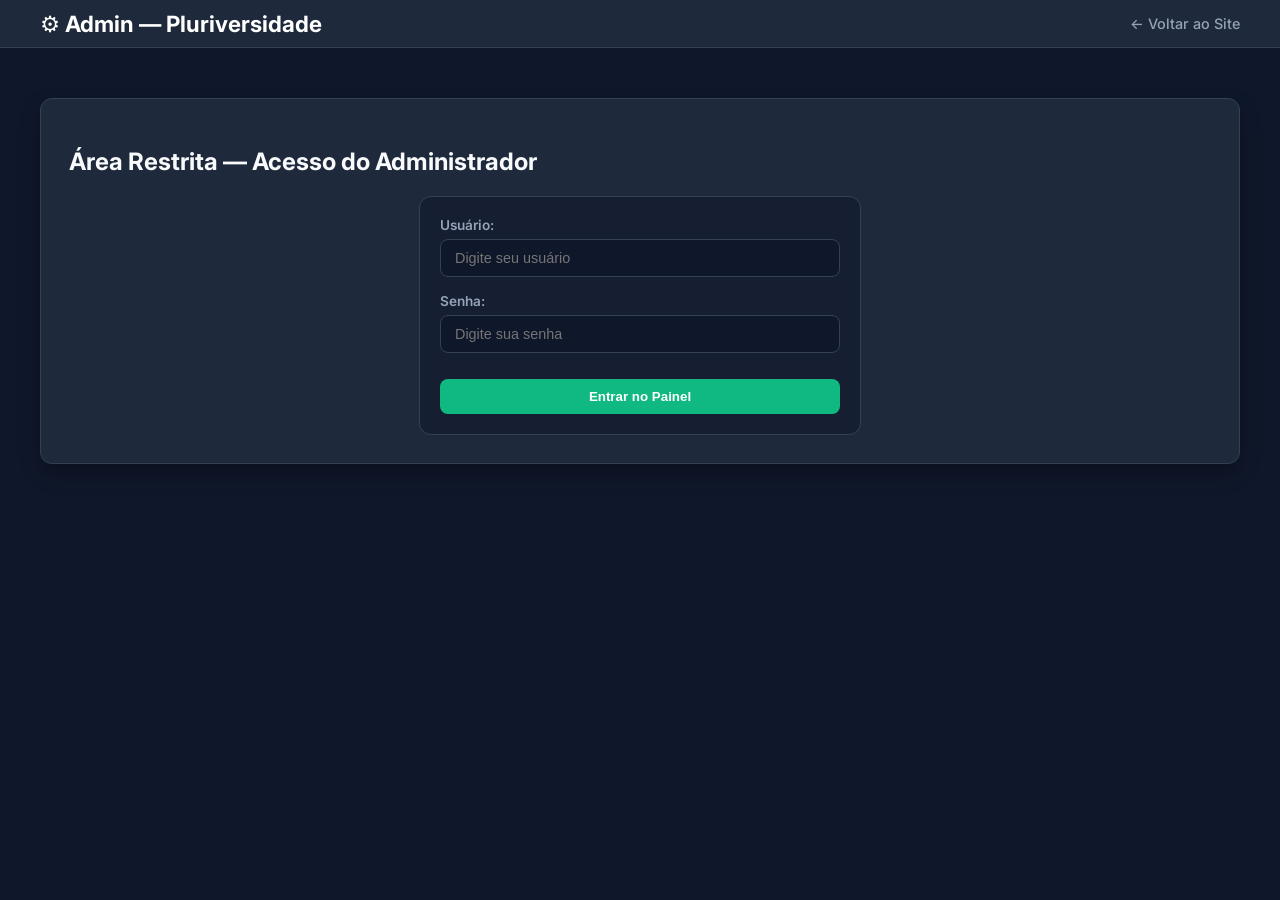
<file: admin.html>
<!DOCTYPE html>
<html lang="pt-BR">
<head>
  <meta charset="UTF-8">
  <meta name="viewport" content="width=device-width, initial-scale=1.0">
  <title>Pluriversidade — Painel Administrativo</title>
  <link rel="stylesheet" href="css/admin.css">
  <script src="js/dados-grupos.js"></script>
  <script src="js/dados-festas.js"></script>
</head>
<body class="body-admin">

  <header class="cabecalho-admin">
    <div class="container-admin">
      <h1>⚙️ Admin — Pluriversidade</h1>
      <a href="index.html" class="btn-voltar">← Voltar ao Site</a>
    </div>
  </header>

  <main class="container-admin">
    <!-- LOGIN -->
    <div id="admin-login-box" class="admin-card">
      <h2>Área Restrita — Acesso do Administrador</h2>
      <form id="form-login-admin" class="grid-form" style="max-width: 400px; margin: 0 auto;">
        <div class="campo-grupo col-full">
          <label for="login-usuario">Usuário:</label>
          <input type="text" id="login-usuario" required placeholder="Digite seu usuário">
        </div>
        <div class="campo-grupo col-full">
          <label for="login-senha">Senha:</label>
          <input type="password" id="login-senha" required placeholder="Digite sua senha">
        </div>
        <div class="botoes-form col-full">
          <button type="submit" class="btn-acao btn-acao--primary" style="width:100%;">Entrar no Painel</button>
        </div>
        <p id="login-erro" class="msg-erro-login" hidden>Usuário ou senha incorretos!</p>
      </form>
    </div>

    <!-- PAINEL PRINCIPAL -->
    <div id="admin-painel-box" class="admin-card" hidden>
      <div class="admin-header-top">
        <h2>Painel de Gerenciamento</h2>
        <button id="btn-admin-logout" class="btn-acao btn-acao--danger" type="button">Sair</button>
      </div>

      <nav class="subabas-admin">
        <button id="subaba-grupos" class="btn-subaba ativa" type="button">Gerenciar Grupos</button>
        <button id="subaba-universidades" class="btn-subaba" type="button">Gerenciar Universidades</button>
        <button id="subaba-festas" class="btn-subaba" type="button">Gerenciar Festas</button>
        <button id="subaba-exportar" class="btn-subaba btn-subaba--destaque" type="button">💾 Exportar JS Atualizado</button>
      </nav>

      <!-- ABA GRUPOS -->
      <div id="painel-sub-grupos" class="subpainel-admin">
        <h3 id="titulo-form-grupo">Adicionar Novo Grupo</h3>
        <form id="form-admin-grupo" class="grid-form">
          <input type="hidden" id="admin-grupo-index" value="-1">
          
          <div class="campo-grupo">
            <label>Nome do Grupo *:</label>
            <input type="text" id="adm-g-nome" required>
          </div>
          <div class="campo-grupo">
            <label>Universidade *:</label>
            <select id="adm-g-uni" required></select>
          </div>
          <div class="campo-grupo">
            <label>Estado (UF):</label>
            <input type="text" id="adm-g-estado" placeholder="Ex: MG">
          </div>
          <div class="campo-grupo">
            <label>Cidade:</label>
            <input type="text" id="adm-g-cidade" placeholder="Ex: Belo Horizonte">
          </div>
          <div class="campo-grupo">
            <label>Categoria *:</label>
            <select id="adm-g-cat" required></select>
          </div>
          <div class="campo-grupo">
            <label>Link WhatsApp *:</label>
            <input type="url" id="adm-g-url" required placeholder="https://chat.whatsapp.com/...">
          </div>
          <div class="campo-grupo">
            <label>Qtd Membros:</label>
            <input type="number" id="adm-g-membros" value="0">
          </div>
          <div class="campo-grupo col-full">
            <label>Descrição detalhada:</label>
            <textarea id="adm-g-desc" rows="2"></textarea>
          </div>
          <div class="campo-grupo checkbox-linha">
            <label><input type="checkbox" id="adm-g-lotado"> Grupo Lotado?</label>
          </div>
          <div class="botoes-form">
            <button type="submit" class="btn-acao btn-acao--primary" id="btn-salvar-grupo">Salvar Grupo</button>
            <button type="button" class="btn-acao btn-acao--secondary" id="btn-cancelar-grupo" hidden>Cancelar Edição</button>
          </div>
        </form>

        <hr class="divisor">
        <h3>Grupos Cadastrados</h3>
        <div class="tabela-wrapper">
          <table class="tabela-admin">
            <thead>
              <tr>
                <th>Nome / Card Link</th>
                <th>Universidade / Local</th>
                <th>Cat.</th>
                <th>Membros</th>
                <th>WhatsApp</th>
                <th>Status</th>
                <th>Ações</th>
              </tr>
            </thead>
            <tbody id="tb-admin-grupos"></tbody>
          </table>
        </div>
      </div>

      <!-- ABA UNIVERSIDADES -->
      <div id="painel-sub-universidades" class="subpainel-admin" hidden>
        <h3 id="titulo-form-uni">Adicionar Nova Universidade</h3>
        <form id="form-admin-uni" class="grid-form">
          <input type="hidden" id="admin-uni-key" value="">
          <div class="campo-grupo">
            <label>Nome da Universidade (Único) *:</label>
            <input type="text" id="adm-u-nome" required placeholder="Ex: UFMG">
          </div>
          <div class="campo-grupo">
            <label>Estado (UF):</label>
            <input type="text" id="adm-u-estado" placeholder="Ex: MG">
          </div>
          <div class="campo-grupo">
            <label>Cidade:</label>
            <input type="text" id="adm-u-cidade" placeholder="Ex: Belo Horizonte">
          </div>
          <div class="campo-grupo">
            <label>Link do Site:</label>
            <input type="url" id="adm-u-site" placeholder="https://...">
          </div>
          <div class="campo-grupo">
            <label>Link da Logomarca:</label>
            <input type="url" id="adm-u-logo" placeholder="https://...">
          </div>
          <div class="campo-grupo">
            <label>Endereço Físico:</label>
            <input type="text" id="adm-u-endereco">
          </div>
          <div class="campo-grupo">
            <label>Telefone Contato 1:</label>
            <input type="text" id="adm-u-tel1">
          </div>
          <div class="campo-grupo">
            <label>Telefone Contato 2:</label>
            <input type="text" id="adm-u-tel2">
          </div>
          <div class="botoes-form">
            <button type="submit" class="btn-acao btn-acao--primary" id="btn-salvar-uni">Salvar Universidade</button>
            <button type="button" class="btn-acao btn-acao--secondary" id="btn-cancelar-uni" hidden>Cancelar Edição</button>
          </div>
        </form>

        <hr class="divisor">
        <h3>Universidades Cadastradas</h3>
        <div class="tabela-wrapper">
          <table class="tabela-admin">
            <thead>
              <tr>
                <th>Nome</th>
                <th>Cidade / Estado</th>
                <th>Site</th>
                <th>Contato 1</th>
                <th>Contato 2</th>
                <th>Ações</th>
              </tr>
            </thead>
            <tbody id="tb-admin-unis"></tbody>
          </table>
        </div>
      </div>

      <!-- ABA FESTAS -->
      <div id="painel-sub-festas" class="subpainel-admin" hidden>
        <h3 id="titulo-form-festa">Adicionar Nova Festa</h3>
        <form id="form-admin-festa" class="grid-form">
          <input type="hidden" id="admin-festa-index" value="-1">
          <div class="campo-grupo">
            <label>Título da Festa *:</label>
            <input type="text" id="adm-f-titulo" required>
          </div>
          <div class="campo-grupo">
            <label>Data (AAAA-MM-DD) *:</label>
            <input type="date" id="adm-f-data" required>
          </div>
          <div class="campo-grupo">
            <label>Horário (ex: 22h, 23h30):</label>
            <input type="text" id="adm-f-hora" placeholder="22h ou 22:00">
          </div>
          <div class="campo-grupo">
            <label>Universidade *:</label>
            <select id="adm-f-uni" required></select>
          </div>
          <div class="campo-grupo">
            <label>Estado (UF):</label>
            <input type="text" id="adm-f-estado" placeholder="Ex: MG">
          </div>
          <div class="campo-grupo">
            <label>Cidade:</label>
            <input type="text" id="adm-f-cidade" placeholder="Ex: Belo Horizonte">
          </div>
          <div class="campo-grupo">
            <label>Link do Ingresso:</label>
            <input type="url" id="adm-f-ingresso" placeholder="https://...">
          </div>
          <div class="campo-grupo">
            <label>Instagram (@ ou link):</label>
            <input type="text" id="adm-f-perfil" placeholder="@perfil ou link">
          </div>
          <div class="campo-grupo">
            <label>Link do Grupo WhatsApp:</label>
            <input type="url" id="adm-f-grupo" placeholder="https://chat.whatsapp.com/...">
          </div>
          <div class="campo-grupo">
            <label>Link do Flyer/Mídia:</label>
            <input type="text" id="adm-f-midia" placeholder="img/flyer.jpg ou URL">
          </div>
          <div class="campo-grupo col-full">
            <label>Descrição:</label>
            <textarea id="adm-f-desc" rows="2"></textarea>
          </div>
          <div class="campo-grupo checkbox-linha">
            <label><input type="checkbox" id="adm-f-comissarios"> Permite cadastro de comissários?</label>
          </div>
          <div class="botoes-form">
            <button type="submit" class="btn-acao btn-acao--primary" id="btn-salvar-festa">Salvar Festa</button>
            <button type="button" class="btn-acao btn-acao--secondary" id="btn-cancelar-festa" hidden>Cancelar Edição</button>
          </div>
        </form>

        <hr class="divisor">
        <h3>Festas Cadastradas</h3>
        <div class="tabela-wrapper">
          <table class="tabela-admin">
            <thead>
              <tr>
                <th>Data / Hora</th>
                <th>Título</th>
                <th>Universidade / Local</th>
                <th>Links / Botões</th>
                <th>Comissários</th>
                <th>Ações</th>
              </tr>
            </thead>
            <tbody id="tb-admin-festas"></tbody>
          </table>
        </div>
      </div>

      <!-- ABA EXPORTAR -->
      <div id="painel-sub-exportar" class="subpainel-admin" hidden>
        <h3>Exportar Dados para JS</h3>
        <p>Copie os códigos completos gerados abaixo e cole nos ficheiros correspondentes da sua pasta <code>js/</code>:</p>
        <div class="caixa-exportar">
          <h4><code>js/dados-grupos.js</code></h4>
          <textarea id="codigo-grupos-js" readonly class="codigo-textarea" style="height: 350px;"></textarea>
        </div>
        <div class="caixa-exportar" style="margin-top: 20px;">
          <h4><code>js/dados-festas.js</code></h4>
          <textarea id="codigo-festas-js" readonly class="codigo-textarea" style="height: 350px;"></textarea>
        </div>
      </div>

    </div>
  </main>

  <script src="js/admin.js"></script>
</body>
</html>
</file>
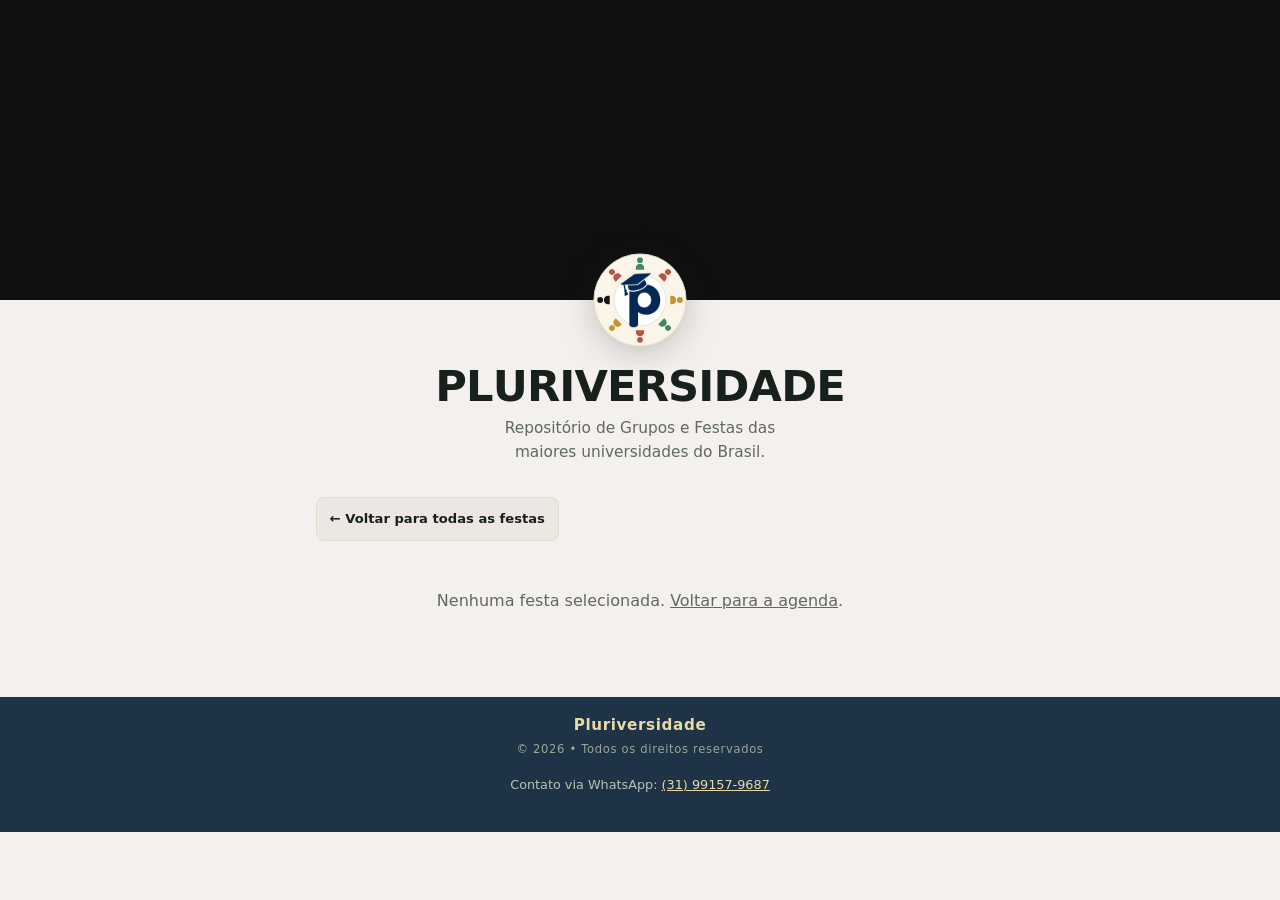
<file: festa.html>
<!doctype html>
<html lang="pt-BR">
<head>
<meta charset="utf-8">
<meta name="viewport" content="width=device-width, initial-scale=1, viewport-fit=cover">
<title>Pluriversidade — grupos de WhatsApp e festas universitárias</title>
<meta name="description" content="Lista atualizada dos grupos de WhatsApp da comunidade UFMG e a agenda das festas universitárias de Belo Horizonte.">
<meta name="theme-color" content="#1F3347">
<meta property="og:title" content="PLURIVERSIDADE.COM.BR">
<meta property="og:description" content="Repositório de Grupos e Festas das maiores universidades do Brasil!">
<meta property="og:type" content="website">
<meta property="og:image" content="https://pluriversidade.github.io/pluri/img/flyer-pluri-site.jpg">
<meta property="og:image:secure_url" content="https://pluriversidade.github.io/pluri/img/flyer-pluri-site.jpg">
<meta property="og:image:type" content="image/jpeg">
<meta property="og:image:width" content="1200">
<meta property="og:image:height" content="630">

<!-- Ícone do Navegador -->
<link rel="icon" type="image/png" href="https://pluriversidade.github.io/pluri/img/icone-pluri.png">
<link rel="stylesheet" href="css/estilo.css">
</head>

<body>

<!-- ================================================================ capa -->
<header class="capa">
  <div class="topo-video-container">
    <video class="topo-video" src="https://pluriversidade.github.io/pluri/img/video-topo-site.mp4" autoplay muted loop playsinline></video>
    <div class="efeito-tv" aria-hidden="true"></div>
  </div>

  <div class="miolo marca">
    <svg class="emblema" viewBox="-100 -100 200 200" role="img" aria-label="Emblema com comunidade em volta">
      <defs>
        <g id="pessoa">
          <circle cy="-9.5" r="6.4"/>
          <path d="M0 -1.5 a9.2 9.2 0 0 1 9.2 9.2 v3.8 h-18.4 v-3.8 a9.2 9.2 0 0 1 9.2 -9.2 z"/>
        </g>
      </defs>
      <circle r="96" fill="#FBF5E9" stroke="#E2DCCC" stroke-width="2"/>
      
      <g opacity="0.9">
        <use href="#pessoa" fill="#2E7D53" transform="translate(0, -74) scale(0.95)"/>
        <use href="#pessoa" fill="#B24232" transform="translate(52, -52) rotate(45) scale(0.95)"/>
        <use href="#pessoa" fill="#C08A1E" transform="translate(74, 0) rotate(90) scale(0.95)"/>
        <use href="#pessoa" fill="#2E7D53" transform="translate(52, 52) rotate(135) scale(0.95)"/>
        <use href="#pessoa" fill="#B24232" transform="translate(0, 74) rotate(180) scale(0.95)"/>
        <use href="#pessoa" fill="#C08A1E" transform="translate(-52, 52) rotate(225) scale(0.95)"/>
        <use href="#pessoa" fill="-2E7D53" transform="translate(-74, 0) rotate(270) scale(0.95)"/>
        <use href="#pessoa" fill="#B24232" transform="translate(-52, -52) rotate(315) scale(0.95)"/>
      </g>

      <circle r="54" fill="#FFFFFF" stroke="#E2DCCC" stroke-width="1.5"/>
      <image href="https://pluriversidade.github.io/pluri/img/LOGO-PLURI-02.png" x="-65" y="-65" width="130" height="130" preserveAspectRatio="xMidYMid meet"/>
    </svg>

    <h1 class="titulo" data-texto="titulo">Grupos da UFMG</h1>
    <p class="subtitulo" data-texto="subtitulo">Brechó, sebo, bandeco, caronas, idiomas e o que mais a comunidade inventar.</p>
    <p class="atualizado" id="atualizado" hidden></p>
  </div>
</header>
<body>

  <div class="miolo">

    <!-- CONTEÚDO DETALHADO DA FESTA -->
    <main class="secao" style="margin-top: 2rem;">
      <div style="margin-bottom: 1rem;">
        <a href="index.html" class="festa__link" style="display: inline-flex; width: auto; align-items: center; gap: .4rem;">← Voltar para todas as festas</a>
      </div>

      <div id="detalhe-festa-container">
        <!-- Injetado dinamicamente via JavaScript -->
        <p style="text-align: center; color: var(--tinta-fraca); padding: 2rem;">Carregando informações da festa...</p>
      </div>
    </main>
  </div>

  <!-- RODAPÉ DO SITE -->
  <footer class="rodape">
    <div class="rodape__texto">
      <div class="rodape__direitos">
        <span class="rodape__marca">Pluriversidade</span>
        <span class="rodape__subdireitos">© 2026 • Todos os direitos reservados</span>
      </div>
      <p>Contato via WhatsApp: <a href="https://wa.me/5531991579687" target="_blank" rel="noopener">(31) 99157-9687</a></p>
    </div>
  </footer>

  <!-- SCRIPTS DE DADOS E FUNCIONAMENTO -->
  <script src="js/dados-textos.js"></script>
  <script src="js/dados-grupos.js"></script>
  <script src="js/dados-festas.js"></script>
  <script src="js/dados-parceiros.js"></script>
  <script src="js/app.js"></script>
  <script>
    // Inicialização específica para a página de detalhes da festa
    window.addEventListener("DOMContentLoaded", function () {
      if (typeof montarDetalheFesta === "function") {
        montarDetalheFesta();
      }
    });
  </script>
</body>
</html>
</file>
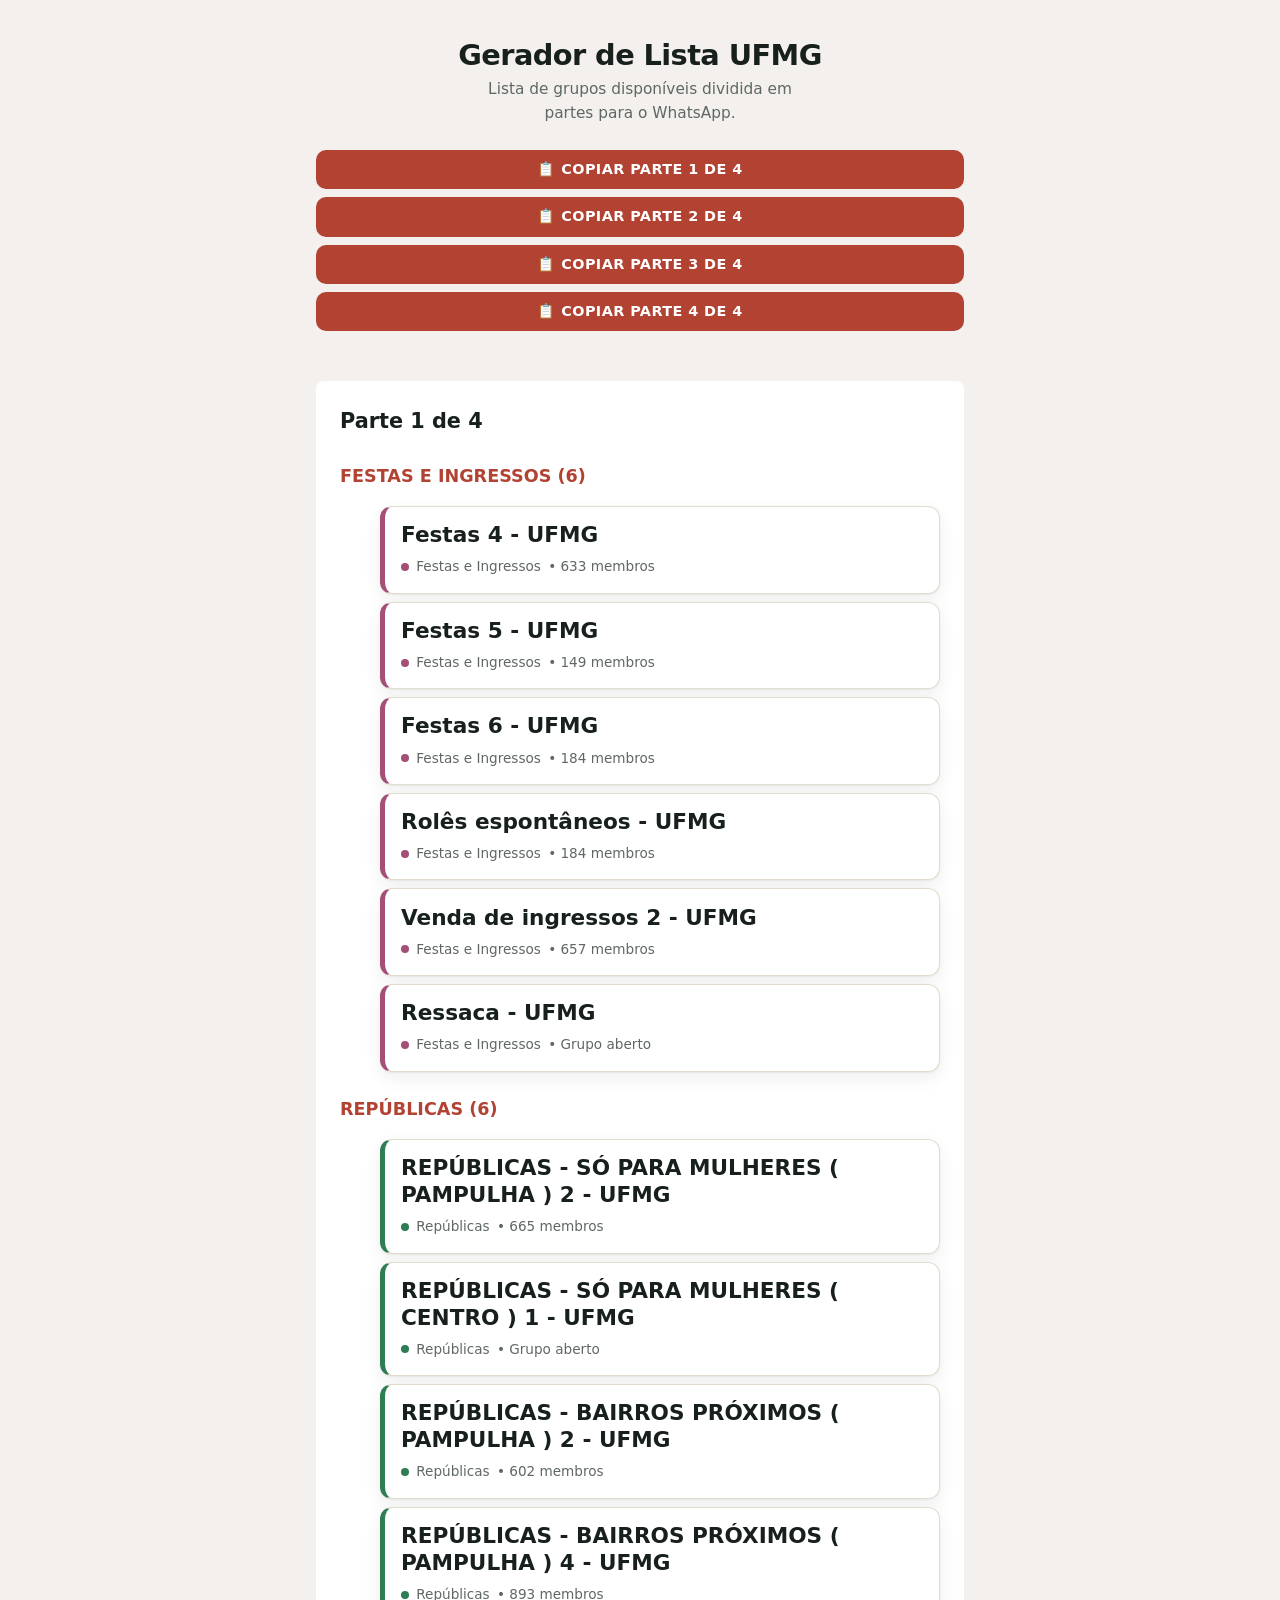
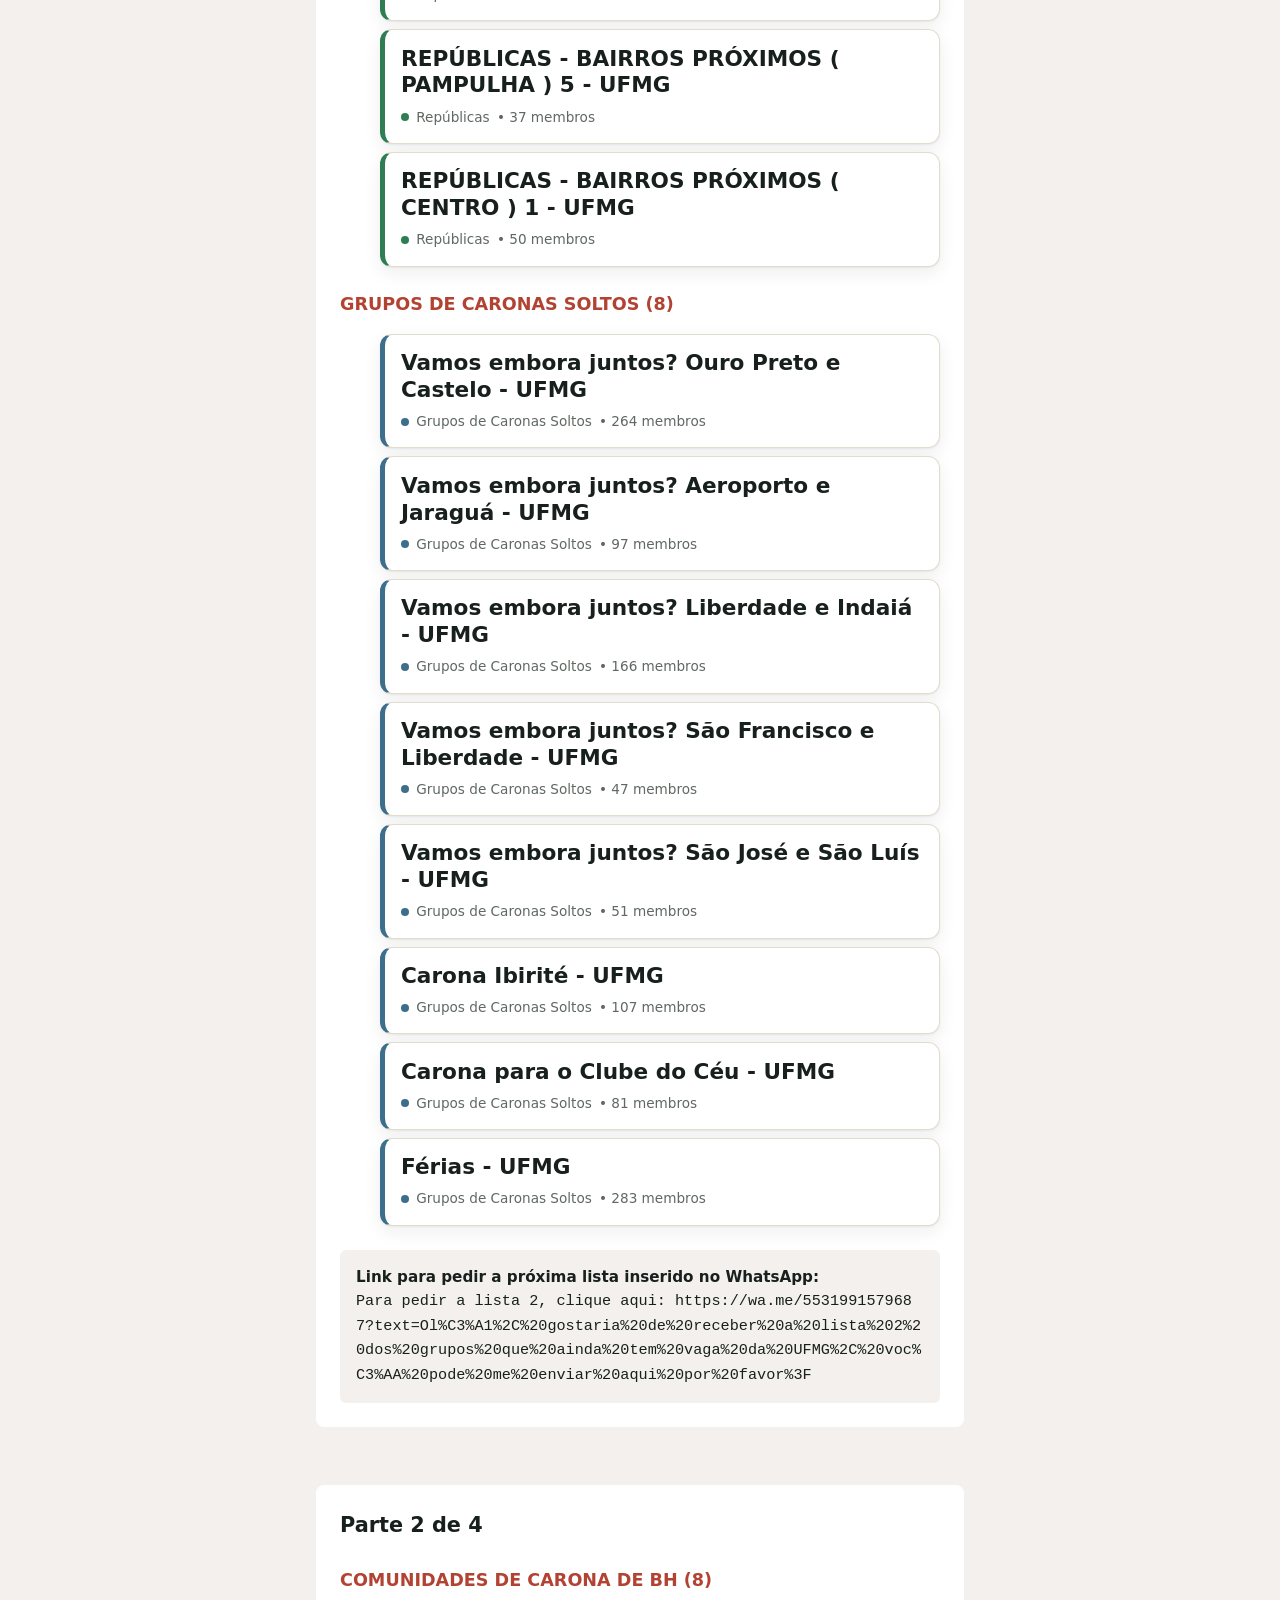
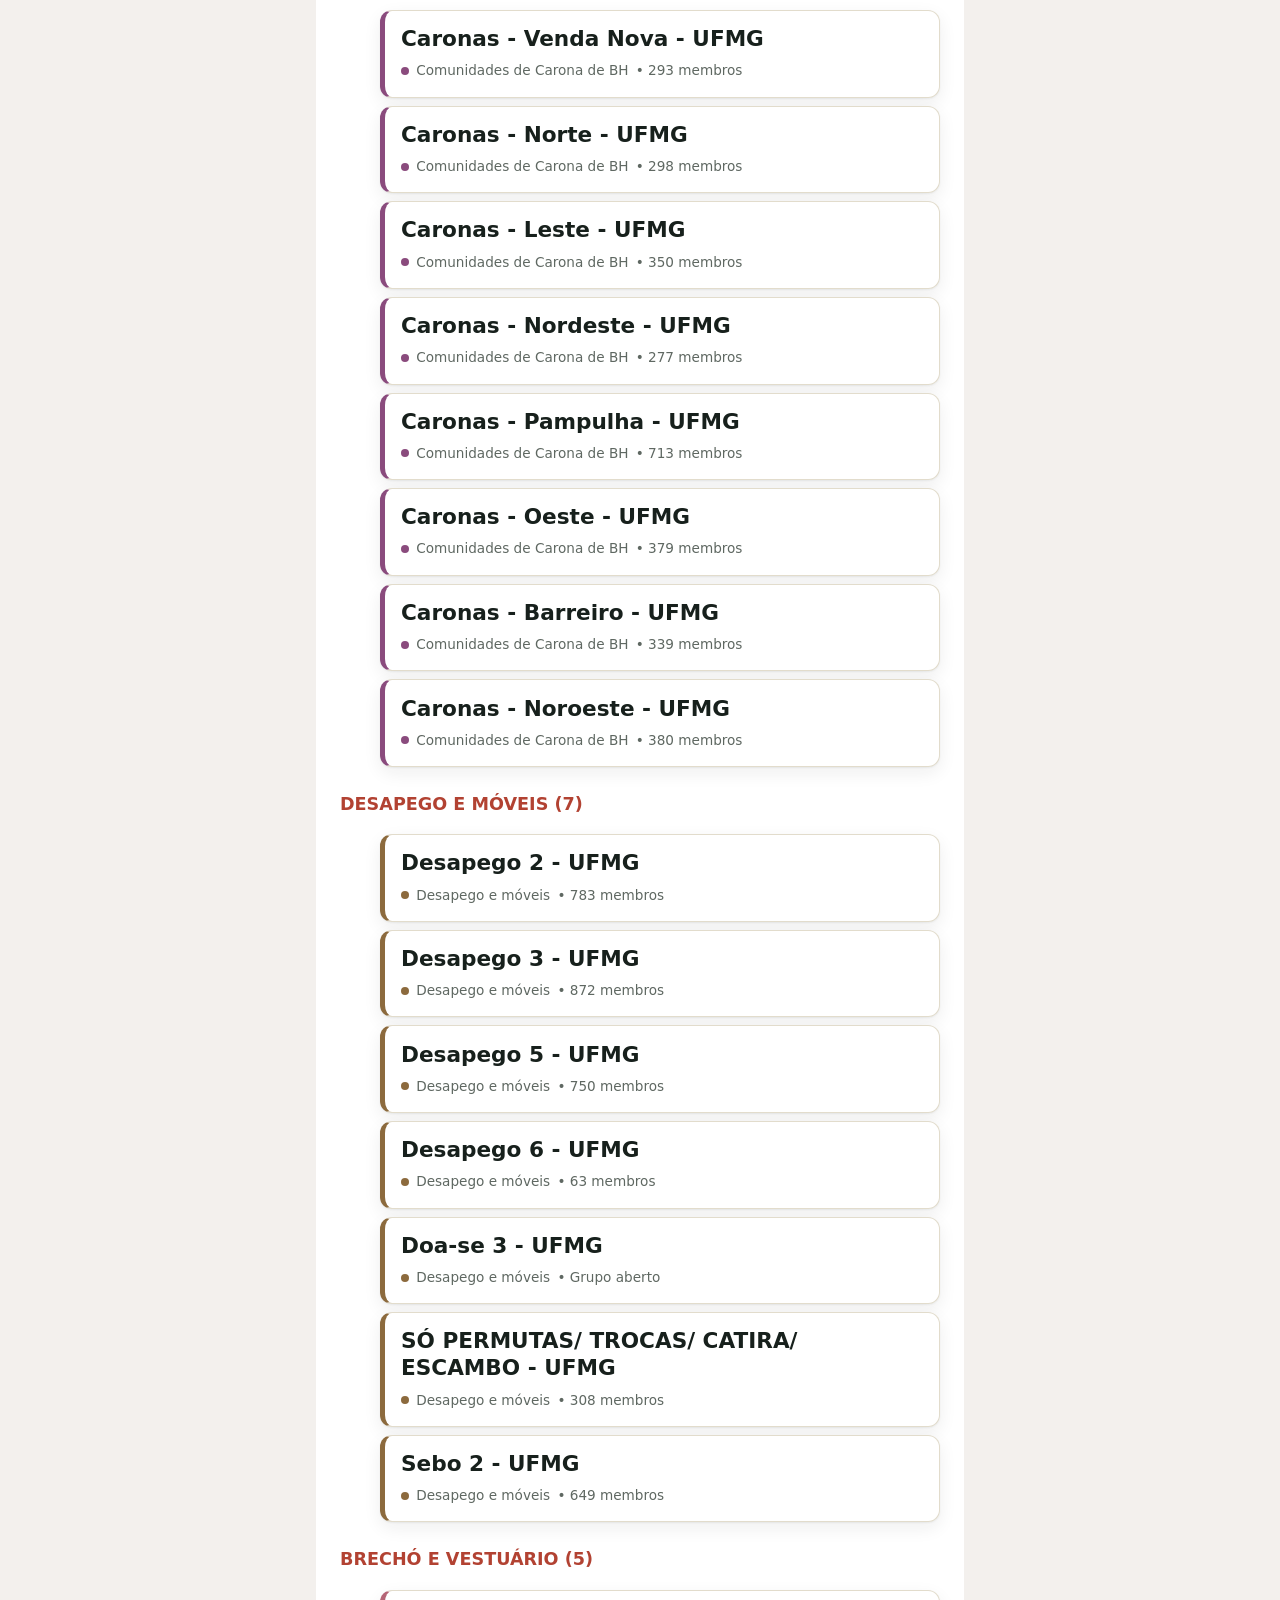
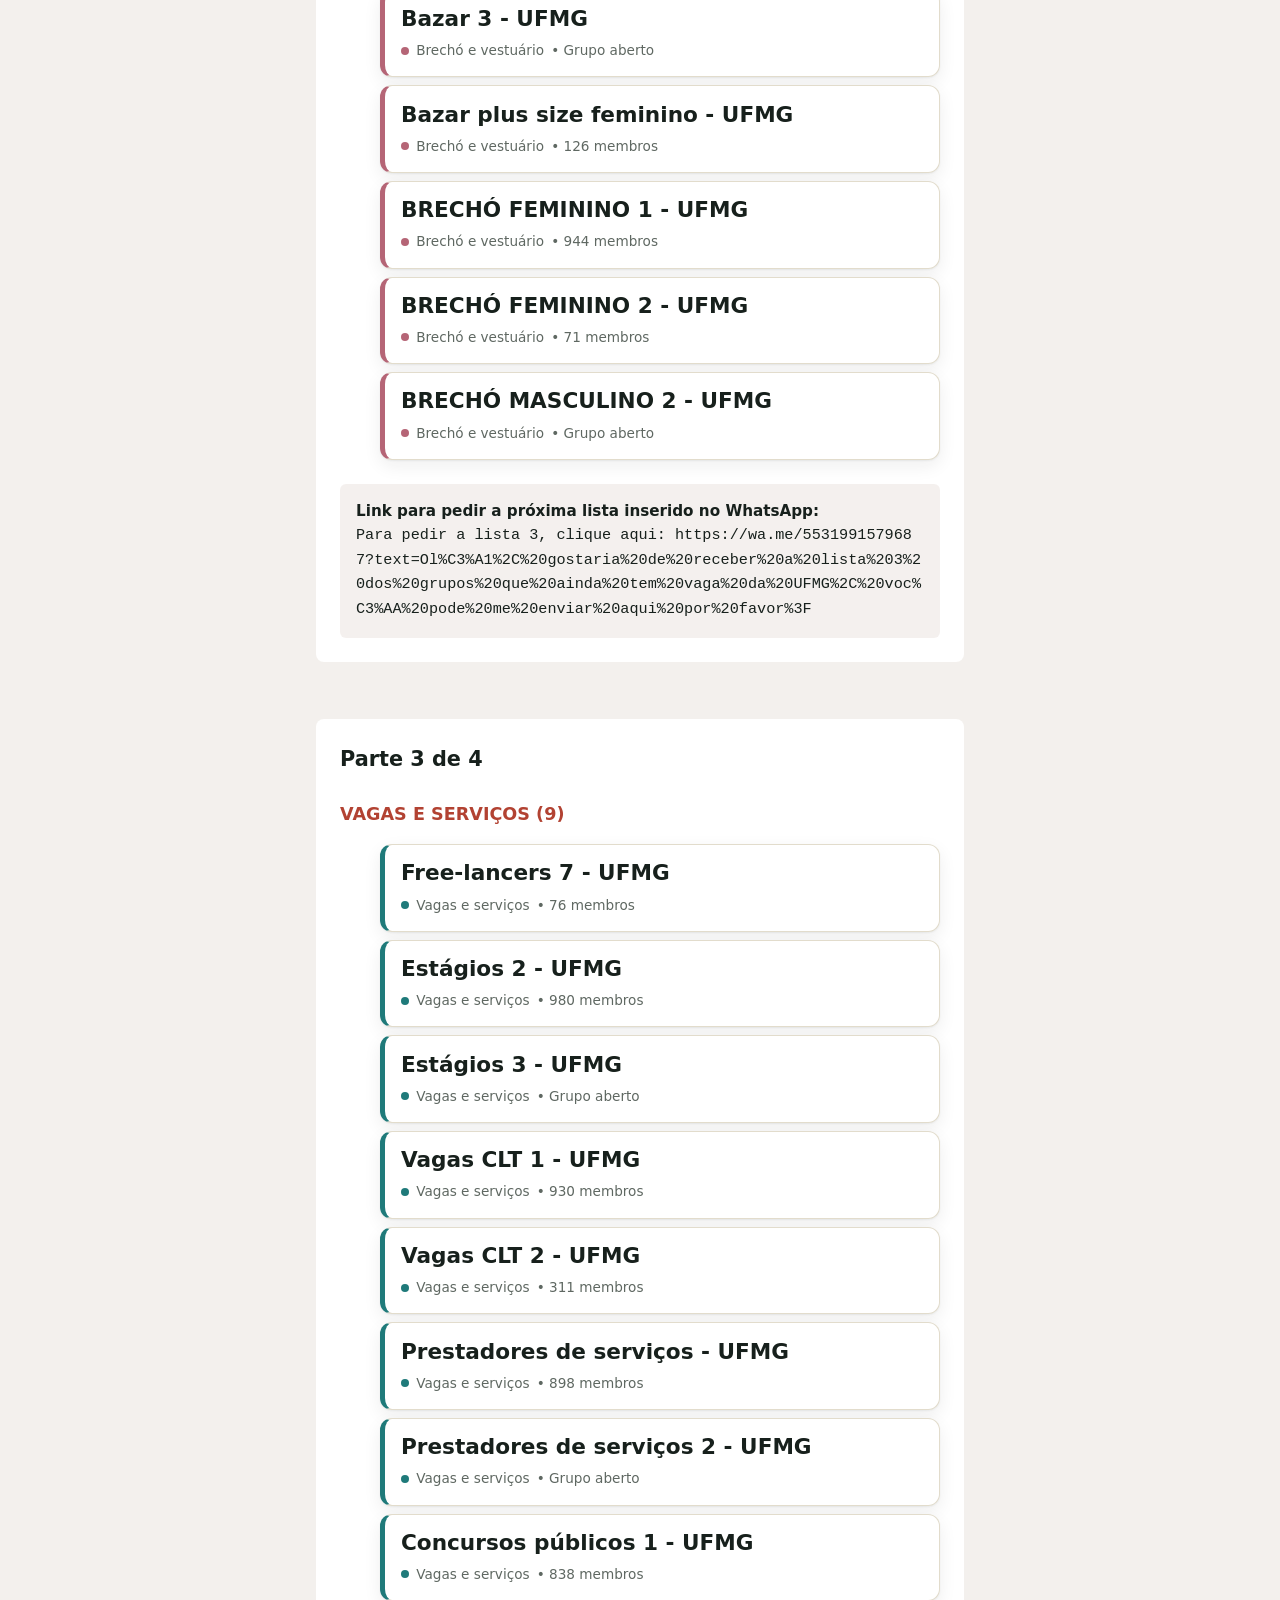
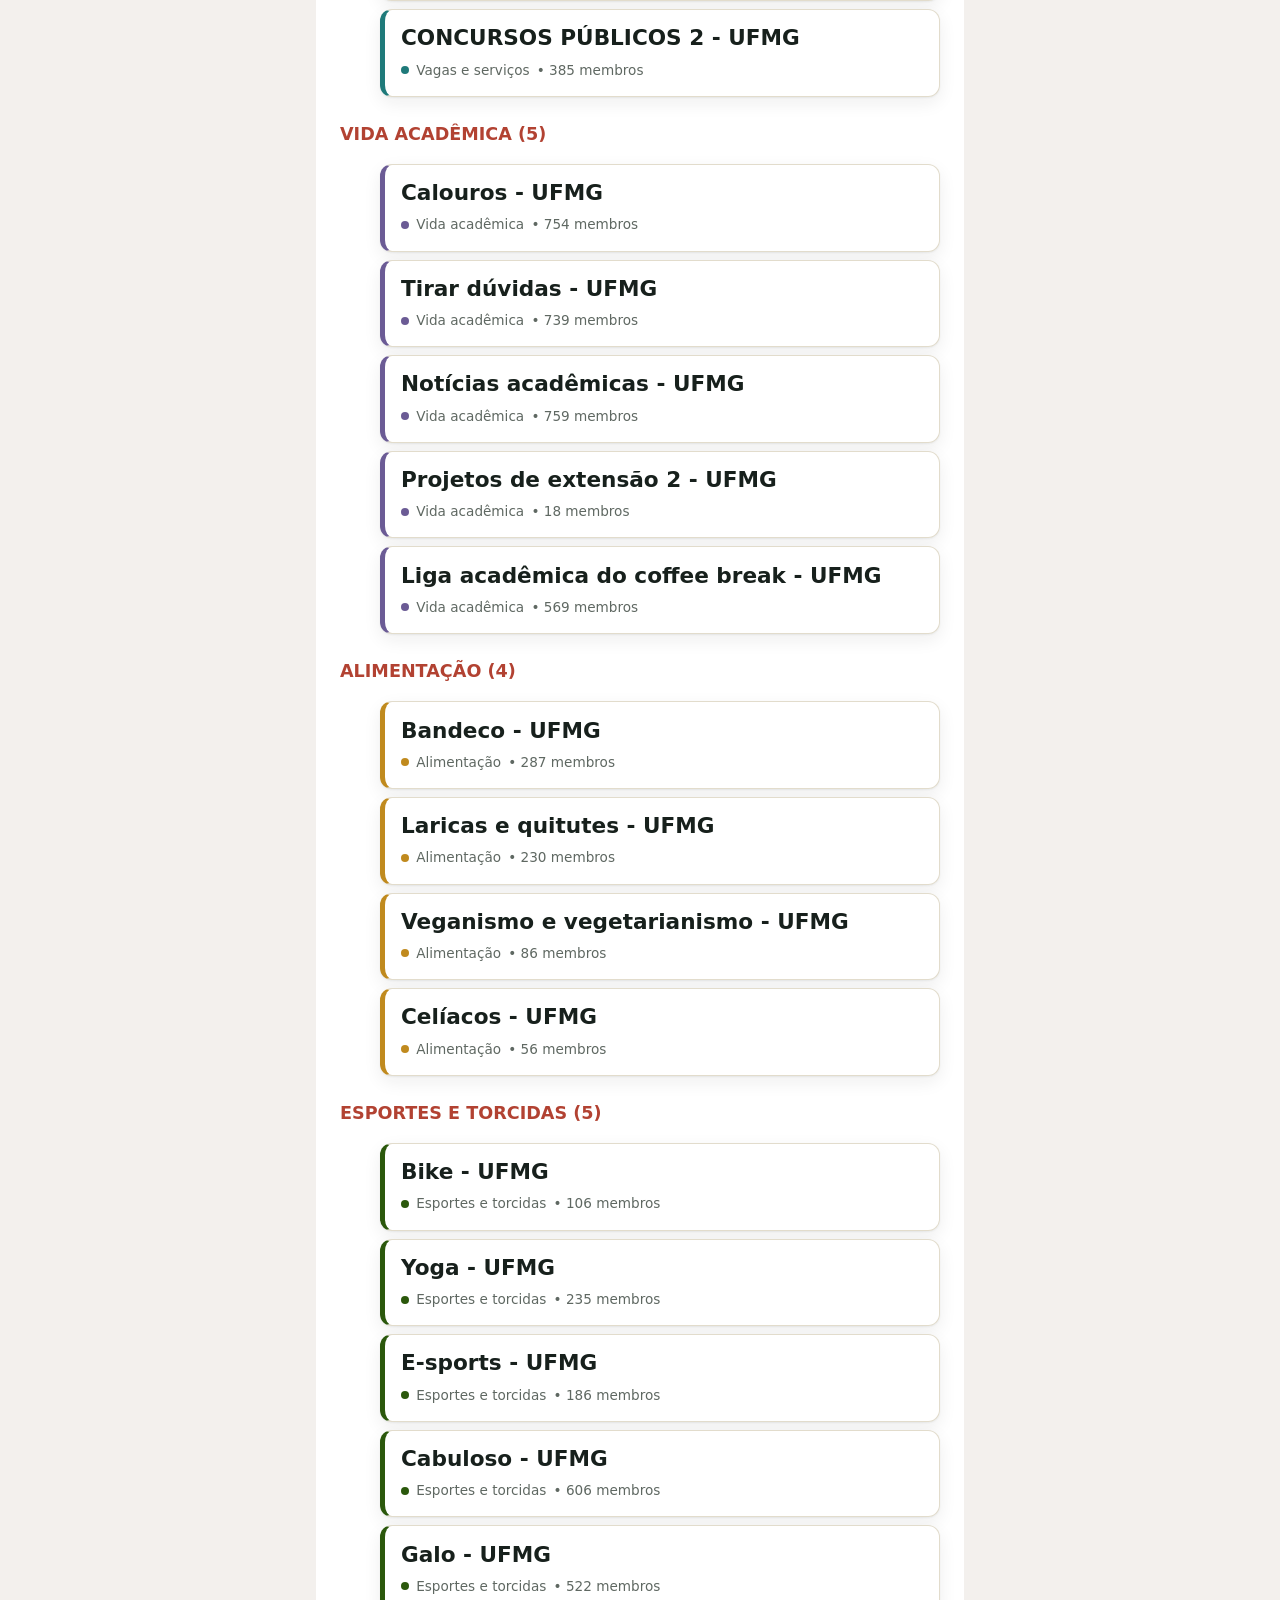
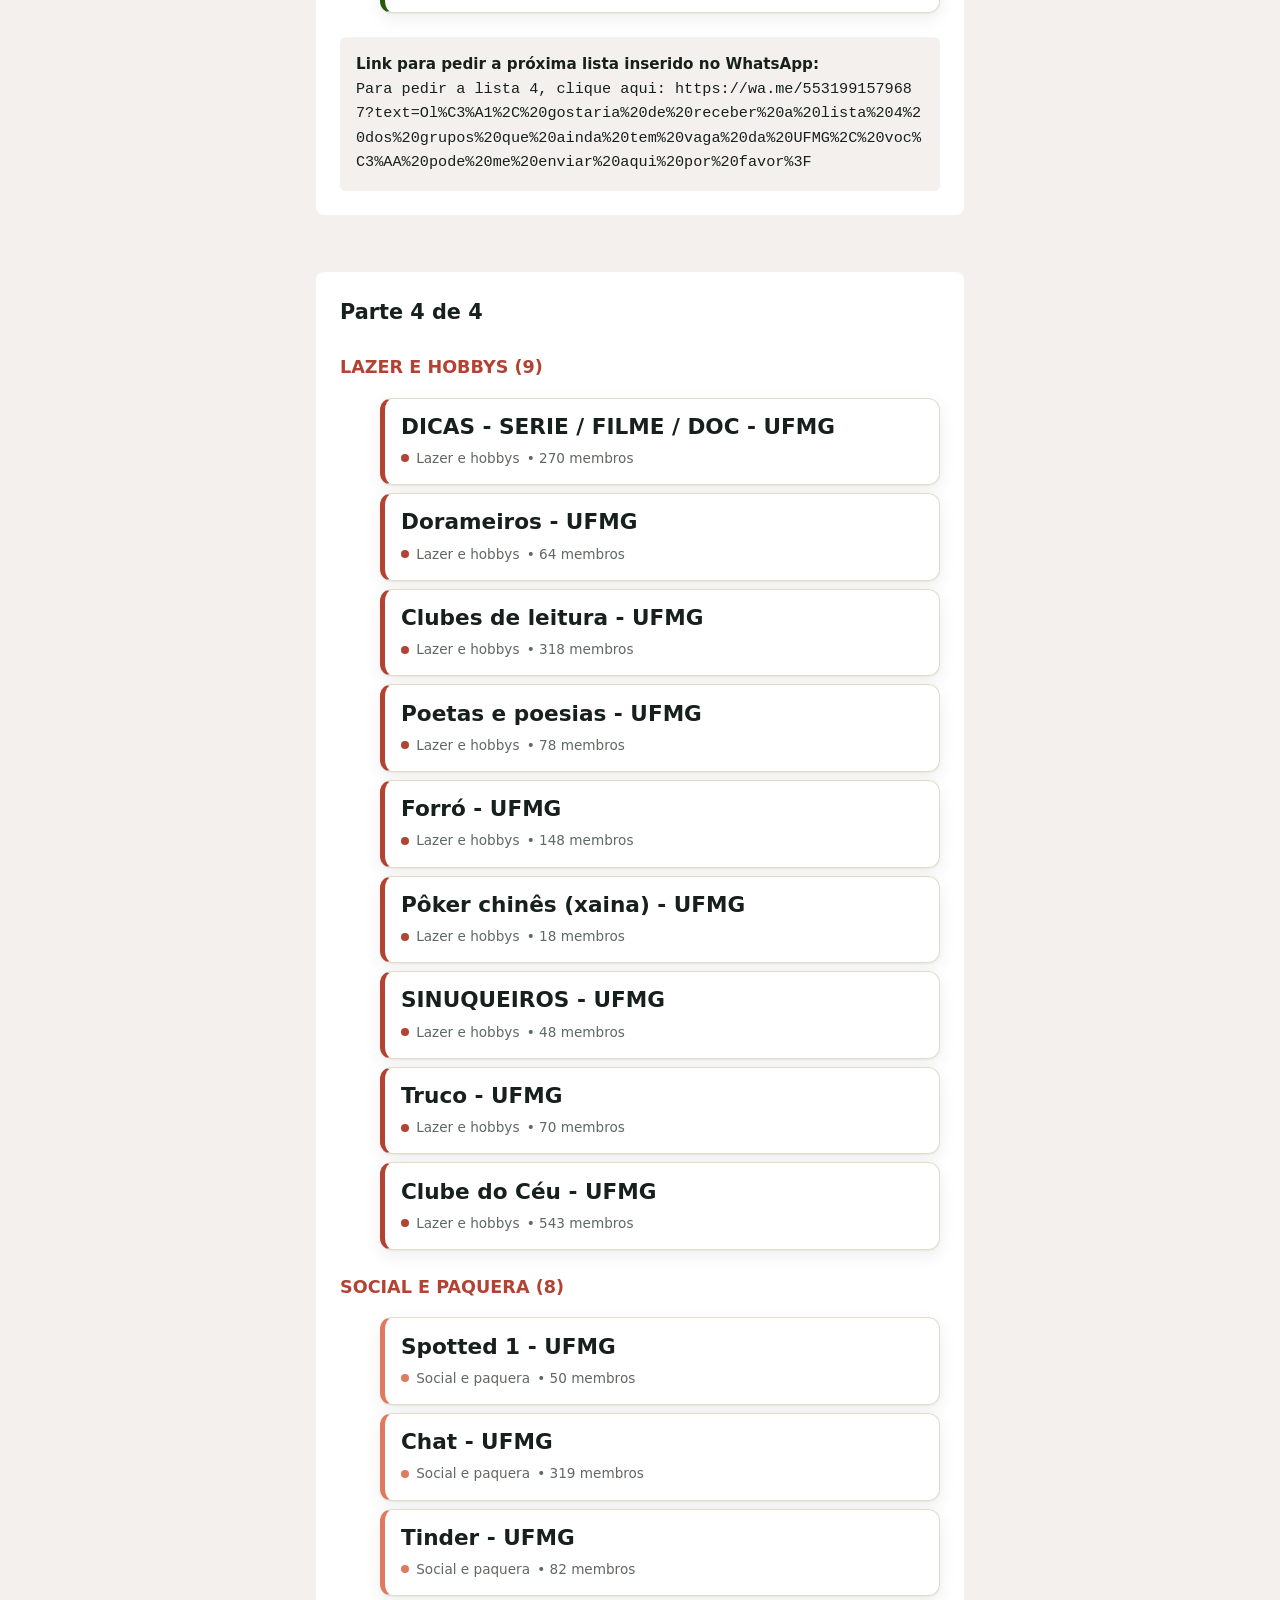
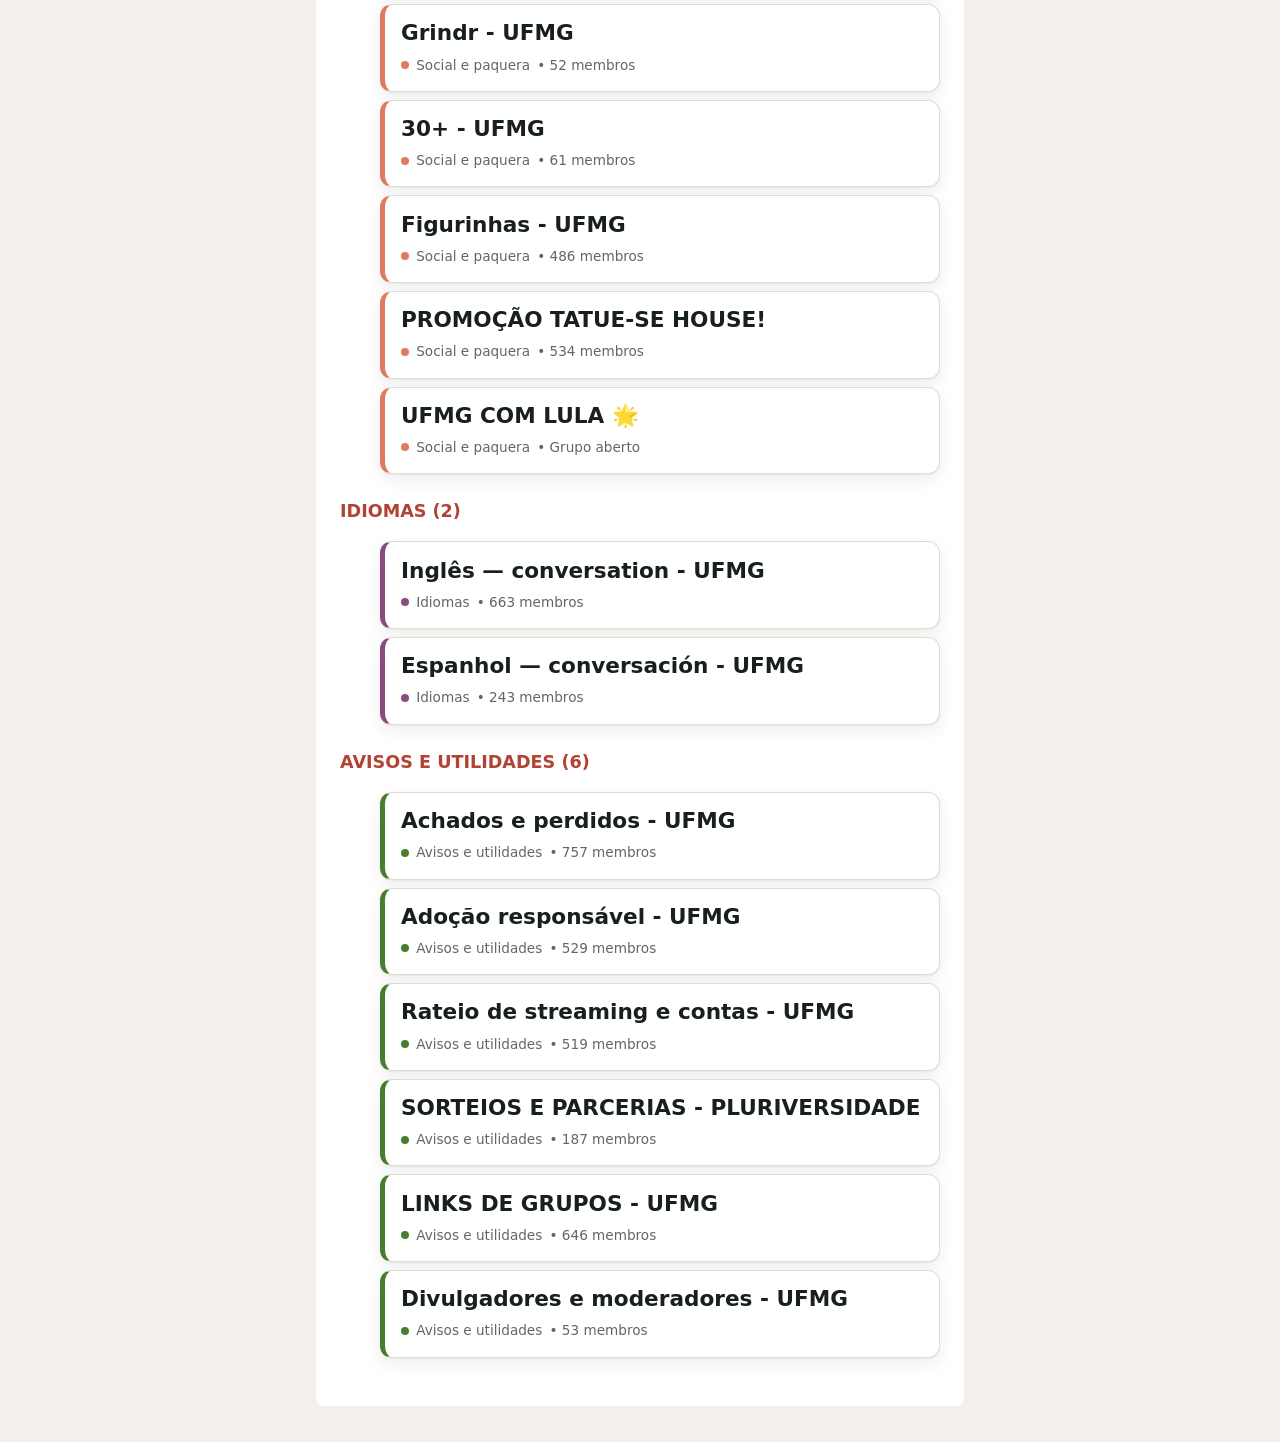
<file: lista-ufmg.html>
<!doctype html>
<html lang="pt-BR">
<head>
<meta charset="utf-8">
<meta name="viewport" content="width=device-width, initial-scale=1, viewport-fit=cover">
<title>Lista Completa UFMG — Pluriversidade</title>
<meta name="theme-color" content="#1F3347">
<link rel="icon" type="image/png" href="https://pluriversidade.github.io/pluri/img/icone-pluri.png">
<link rel="stylesheet" href="css/estilo.css">
</head>
<body>

<header class="capa" style="padding-top: 2rem;">
  <div class="miolo marca" style="margin-top: 0;">
    <h1 class="titulo" style="font-size: 1.8rem;">Gerador de Lista UFMG</h1>
    <p class="subtitulo">Lista de grupos disponíveis dividida em partes para o WhatsApp.</p>
  </div>
</header>

<main class="miolo" style="margin-top: 1.5rem; margin-bottom: 3rem;">
  <!-- Container de Botões Dinâmicos de Cópia -->
  <div id="container-botoes-copiar" style="display: flex; gap: 0.5rem; flex-wrap: wrap; margin-bottom: 1.5rem;">
    <span style="color: var(--tinta-fraca); font-size: 0.9rem;">Gerando botões de cópia...</span>
  </div>

  <!-- Container onde a prévia formatada com o CSS do site será renderizada -->
  <div id="container-lista-preview" style="display: flex; flex-direction: column; gap: 2rem;">
    <p style="color: var(--tinta-fraca);">Carregando grupos da UFMG...</p>
  </div>
</main>

<script src="js/dados-textos.js"></script>
<script src="js/dados-grupos.js"></script>
<script src="js/dados-festas.js"></script>
<script src="js/gerador-lista.js"></script>

</body>
</html>
</file>
<file: css/admin.css>
@import url('https://fonts.googleapis.com/css2?family=Inter:wght@400;500;600;700&display=swap');

:root {
  --bg-admin: #0f172a;
  --card-bg: #1e293b;
  --card-border: #334155;
  --text-main: #f8fafc;
  --text-muted: #94a3b8;
  --accent: #10b981;
  --accent-hover: #059669;
  --primary: #6366f1;
  --primary-hover: #4f46e5;
  --danger: #ef4444;
  --danger-hover: #dc2626;
  --input-bg: #0f172a;
  --radius: 12px;
}

body.body-admin {
  margin: 0;
  padding: 0;
  font-family: 'Inter', system-ui, -apple-system, sans-serif;
  background-color: var(--bg-admin);
  color: var(--text-main);
  min-height: 100vh;
}

.container-admin {
  max-width: 1200px;
  margin: 0 auto;
  padding: 20px;
}

.cabecalho-admin {
  background: var(--card-bg);
  border-bottom: 1px solid var(--card-border);
  padding: 10px 0;
  margin-bottom: 30px;
}

.cabecalho-admin .container-admin {
  display: flex;
  justify-content: space-between;
  align-items: center;
  padding-top: 0;
  padding-bottom: 0;
}

.cabecalho-admin h1 {
  margin: 0;
  font-size: 1.4rem;
  font-weight: 700;
  color: #fff;
}

.btn-voltar {
  color: var(--text-muted);
  text-decoration: none;
  font-size: 0.9rem;
  font-weight: 500;
  transition: color 0.2s;
}

.btn-voltar:hover {
  color: var(--accent);
}

.admin-card {
  background: var(--card-bg);
  border: 1px solid var(--card-border);
  border-radius: var(--radius);
  padding: 28px;
  box-shadow: 0 10px 25px -5px rgba(0, 0, 0, 0.4);
  margin-bottom: 30px;
}

.admin-header-top {
  display: flex;
  justify-content: space-between;
  align-items: center;
  margin-bottom: 20px;
}

.admin-header-top h2 {
  margin: 0;
  font-size: 1.5rem;
}

/* NAVEGAÇÃO POR ABAS */
.subabas-admin {
  display: flex;
  gap: 10px;
  border-bottom: 2px solid var(--card-border);
  padding-bottom: 12px;
  margin-bottom: 25px;
  flex-wrap: wrap;
}

.btn-subaba {
  background: transparent;
  border: none;
  color: var(--text-muted);
  padding: 10px 18px;
  font-size: 0.95rem;
  font-weight: 600;
  cursor: pointer;
  border-radius: 8px;
  transition: all 0.2s;
}

.btn-subaba:hover {
  background: rgba(255, 255, 255, 0.05);
  color: #fff;
}

.btn-subaba.ativa {
  background: var(--primary);
  color: #fff;
}

.btn-subaba--destaque {
  margin-left: auto;
  background: rgba(16, 185, 129, 0.15);
  color: var(--accent);
}

.btn-subaba--destaque.ativa {
  background: var(--accent);
  color: #fff;
}

/* FORMULÁRIOS GRID */
.grid-form {
  display: grid;
  grid-template-columns: repeat(auto-fit, minmax(240px, 1fr));
  gap: 16px;
  background: rgba(15, 23, 42, 0.5);
  padding: 20px;
  border-radius: var(--radius);
  border: 1px solid var(--card-border);
}

.campo-grupo {
  display: flex;
  flex-direction: column;
  gap: 6px;
}

.campo-grupo.col-full {
  grid-column: 1 / -1;
}

.campo-grupo label {
  font-size: 0.85rem;
  font-weight: 600;
  color: var(--text-muted);
}

.campo-grupo input,
.campo-grupo select,
.campo-grupo textarea {
  background: var(--input-bg);
  border: 1px solid var(--card-border);
  color: #fff;
  padding: 10px 14px;
  border-radius: 8px;
  font-size: 0.9rem;
  outline: none;
  transition: border-color 0.2s;
}

.campo-grupo input:focus,
.campo-grupo select:focus,
.campo-grupo textarea:focus {
  border-color: var(--primary);
}

.checkbox-linha {
  flex-direction: row;
  align-items: center;
  gap: 10px;
  margin-top: 25px;
}

.checkbox-linha input {
  width: 18px;
  height: 18px;
  cursor: pointer;
}

.botoes-form {
  grid-column: 1 / -1;
  display: flex;
  gap: 10px;
  margin-top: 10px;
}

/* BOTÕES */
.btn-acao {
  padding: 10px 20px;
  border: none;
  border-radius: 8px;
  font-weight: 600;
  cursor: pointer;
  transition: background 0.2s;
}

.btn-acao--primary { background: var(--accent); color: #fff; }
.btn-acao--primary:hover { background: var(--accent-hover); }

.btn-acao--danger { background: var(--danger); color: #fff; }
.btn-acao--danger:hover { background: var(--danger-hover); }

.btn-acao--secondary { background: var(--card-border); color: #fff; }
.btn-acao--secondary:hover { background: #475569; }

.btn-sm {
  padding: 6px 12px;
  font-size: 0.8rem;
}

/* TABELAS */
.tabela-wrapper {
  overflow-x: auto;
  margin-top: 15px;
  border-radius: 8px;
  border: 1px solid var(--card-border);
}

.tabela-admin {
  width: 100%;
  border-collapse: collapse;
  text-align: left;
  font-size: 0.85rem;
}

.tabela-admin th {
  background: #0f172a;
  color: var(--text-muted);
  padding: 12px;
  font-weight: 600;
  border-bottom: 1px solid var(--card-border);
  white-space: nowrap;
}

.tabela-admin td {
  padding: 12px;
  border-bottom: 1px solid var(--card-border);
  color: var(--text-main);
  vertical-align: middle;
}

.tabela-admin tbody tr:hover {
  background: rgba(255, 255, 255, 0.02);
}

.divisor {
  border: none;
  border-top: 1px solid var(--card-border);
  margin: 30px 0;
}

.msg-erro-login {
  color: var(--danger);
  font-size: 0.9rem;
  margin-top: 10px;
}

.codigo-textarea {
  width: 100%;
  height: 180px;
  background: var(--input-bg);
  color: #10b981;
  font-family: monospace;
  padding: 12px;
  border-radius: 8px;
  border: 1px solid var(--card-border);
  box-sizing: border-box;
}
</file>
<file: css/estilo.css>
/* ═══════════════════════════════════════════════════════════════════════════
   A APARÊNCIA DA PÁGINA
   ═══════════════════════════════════════════════════════════════════════════ */

:root {
  --noite: #1F3347;
  --terracota: #B24232;
  --ambar: #C08A1E;
  --verde: #2E7D53;

  --tinta: #17201C;
  --tinta-fraca: #5F6862;
  --papel: #FFFFFF;
  --fundo: #e2dad365;
  --regua: #E2DCCC;

  --sombra: 0 1px 2px rgba(23, 32, 28, .06), 0 6px 18px rgba(23, 32, 28, .07);
  --sans: ui-sans-serif, system-ui, -apple-system, "Segoe UI", Roboto, "Helvetica Neue", Arial, sans-serif;
  --mono: ui-monospace, "SF Mono", "Roboto Mono", Menlo, Consolas, monospace;
}

* { box-sizing: border-box; }

html { 
  -webkit-text-size-adjust: 100%; 
  scroll-behavior: smooth;
  overflow-x: hidden;
  width: 100%;
}

body {
  margin: 0;
  background: var(--fundo);
  color: var(--tinta);
  font-family: var(--sans);
  font-size: 16px;
  line-height: 1.55;
  overflow-x: hidden;
  width: 100%;
  max-width: 100vw;
}

a { color: inherit; }

:focus-visible {
  outline: 3px solid var(--verde);
  outline-offset: 3px;
  border-radius: 4px;
}

.miolo {
  width: 100%;
  max-width: 680px;
  margin: 0 auto;
  padding: 0 16px;
}

/* ------------------------------------------------------------------ capa --- */

.capa { position: relative; overflow: hidden; }

/* Capa com altura aumentada mantendo formato horizontal */
.topo-video-container {
  position: relative;
  width: 100%;
  height: clamp(210px, 33vw, 300px);
  overflow: hidden;
  background: #111;
}

.topo-video {
  width: 100%;
  height: 100%;
  object-fit: cover;
  object-position: center 75%;
  display: block;
}

/* Efeito leve de TV (scanlines e vinheta sutil) */
.efeito-tv {
  position: absolute;
  top: 0;
  left: 0;
  width: 100%;
  height: 100%;
  pointer-events: none;
  background: linear-gradient(rgba(18, 16, 16, 0) 50%, rgba(0, 0, 0, 0.25) 50%), linear-gradient(90deg, rgba(255, 0, 0, 0.03), rgba(0, 255, 0, 0.01), rgba(0, 0, 255, 0.03));
  background-size: 100% 3px, 6px 100%;
  z-index: 2;
  opacity: 0.6;
}

.carro-a { animation: atravessa 26s linear infinite; }
.carro-b { animation: atravessa 38s linear infinite; animation-delay: -14s; }

@keyframes atravessa {
  0%   { transform: translateX(-100px); }
  100% { transform: translateX(100vw); }
}

.marca {
  margin-top: -48px;
  position: relative;
  text-align: center;
  z-index: 3;
}

.emblema {
  width: 96px;
  height: 96px;
  filter: drop-shadow(0 6px 16px rgba(23, 32, 28, .22));
}

.titulo {
  margin: .5rem 0 0;
  font-size: clamp(2rem, 8.5vw, 2.7rem);
  font-weight: 800;
  letter-spacing: -.02em;
  line-height: 1.05;
}

/* Animação Ola de Torcida para o Titulo */
.titulo .letra-ola {
  display: inline-block;
  animation: olaTorcida 2s ease-in-out infinite;
  transform-origin: bottom center;
}

@keyframes olaTorcida {
  0%, 100% {
    transform: scale(1);
  }
  30% {
    transform: scale(1.4);
    color: var(--terracota);
  }
  60% {
    transform: scale(1);
  }
}

.subtitulo {
  margin: .5rem auto 0;
  max-width: 34ch;
  color: var(--tinta-fraca);
  font-size: .96rem;
}

.atualizado {
  margin-top: .7rem;
  display: inline-block;
  font-family: var(--mono);
  font-size: .72rem;
  letter-spacing: .06em;
  color: var(--tinta-fraca);
  background: rgba(46, 125, 83, .09);
  border: 1px solid rgba(46, 125, 83, .25);
  border-radius: 999px;
  padding: .25rem .7rem;
}

/* ------------------------------------------------------------- parceiros --- */

.secao-parceiros { margin-top: 1.6rem; overflow: hidden; }

.carrossel {
  display: flex;
  gap: 12px;
  overflow-x: auto;
  scroll-snap-type: x mandatory;
  scroll-behavior: smooth;
  scrollbar-width: none;
  -webkit-overflow-scrolling: touch;
  border-radius: 16px;
  padding-bottom: 4px;
  max-width: 100%;
}

.carrossel::-webkit-scrollbar { display: none; }

.parceiro {
  flex: 0 0 95%;
  max-width: 95vw;
  scroll-snap-align: center;
  background: var(--tinta);
  color: #F2EEE2;
  border-radius: 16px;
  padding: 1.15rem;
  position: relative;
  overflow: hidden;
}

.parceiro::after {
  content: "";
  position: absolute;
  right: -40px;
  top: -40px;
  width: 104px;
  height: 104px;
  background: var(--terracota);
  transform: rotate(45deg);
  opacity: .13;
}

.parceiro__topo {
  display: flex;
  align-items: center;
  gap: .8rem;
  margin-bottom: .55rem;
}

.parceiro__logo {
  flex: 0 0 auto;
  width: 54px;
  height: 54px;
  border-radius: 12px;
  object-fit: cover;
  background: var(--fundo);
}

.parceiro__selo {
  margin: 0;
  font-family: var(--mono);
  font-size: .62rem;
  letter-spacing: .14em;
  text-transform: uppercase;
  color: #A9B6A8;
}

.parceiro__nome {
  margin: .1rem 0 0;
  font-size: 1.45rem;
  font-weight: 800;
  letter-spacing: .02em;
  line-height: 1.1;
}

.parceiro__chamada {
  margin: 0 0 .95rem;
  font-size: .94rem;
  color: #D9D4C5;
  position: relative;
}

.parceiro__cta {
  display: inline-flex;
  align-items: center;
  gap: .45rem;
  background: var(--ambar);
  color: #17201C;
  font-weight: 700;
  font-size: .95rem;
  text-decoration: none;
  padding: .7rem 1.1rem;
  border-radius: 10px;
  min-height: 44px;
  position: relative;
}

.parceiro__cta:hover { background: #D69C2C; }

.bolinhas {
  display: flex;
  justify-content: center;
  gap: .4rem;
  margin-top: .7rem;
}

/* ------------------------------------------------------------- botoes abas --- */

.abas {
  display: flex;
  justify-content: center;
  gap: .25rem;
  width: fit-content;
  max-width: 100%;
  margin: 1.8rem auto .2rem;
  padding: .3rem;
  background: var(--papel);
  border: 1px solid var(--regua);
  border-radius: 999px;
  box-shadow: var(--sombra);
}

.aba {
  display: inline-flex;
  align-items: center;
  justify-content: center;
  gap: .42rem;
  min-height: 44px;
  padding: .5rem 1.2rem;
  border: 0;
  border-radius: 999px;
  background: transparent;
  color: var(--tinta-fraca);
  font-family: var(--sans);
  font-size: .98rem;
  font-weight: 650;
  white-space: nowrap;
  cursor: pointer;
}

.aba[aria-selected="true"] {
  background: var(--tinta);
  color: #F5F1E6;
  font-weight: 750;
  box-shadow: 0 1px 2px rgba(23, 32, 28, .2);
}

.aba__conta {
  font-family: var(--mono);
  font-size: .7rem;
  line-height: 1;
  padding: .24rem .45rem;
  border-radius: 999px;
  background: var(--fundo);
  color: var(--tinta-fraca);
}

.abas + .secao { margin-top: 1.4rem; }

[hidden] { display: none !important; }

/* ---------------------------------------------------------------- seções --- */

.secao { margin-top: 2.2rem; overflow: hidden; width: 100%; }

.secao__titulo {
  margin: 0;
  font-size: 1.45rem;
  font-weight: 800;
  letter-spacing: -.01em;
}

.secao__nota {
  margin: .25rem 0 .9rem;
  color: var(--tinta-fraca);
  font-size: .92rem;
}

/* ---------------------------------------------------------------- dados --- */

.painel {
  display: grid;
  grid-template-columns: repeat(3, 1fr);
  gap: .55rem;
  margin: 0 0 1rem;
}

.dado {
  background: var(--papel);
  border: 1px solid var(--regua);
  border-radius: 12px;
  padding: .8rem .5rem;
  text-align: center;
  box-shadow: var(--sombra);
  animation: painelPulsar 0.6s ease-out;
  transition: transform .2s ease, box-shadow .2s ease;
}

.dado:hover {
  transform: translateY(-2px);
  box-shadow: 0 4px 12px rgba(23, 32, 28, .12);
}

@keyframes painelPulsar {
  0% { transform: scale(0.92); opacity: 0; }
  50% { transform: scale(1.03); }
  100% { transform: scale(1); opacity: 1; }
}

.dado b {
  display: block;
  font-family: var(--mono);
  font-size: 1.7rem;
  font-weight: 900;
  color: var(--verde);
  line-height: 1.1;
}

.dado span {
  display: block;
  font-size: .7rem;
  font-weight: 700;
  letter-spacing: .05em;
  text-transform: uppercase;
  color: var(--tinta-fraca);
  margin-top: .3rem;
}

/* ----------------------------------------------------------- localização --- */

.localizacao {
  display: flex;
  flex-wrap: wrap;
  gap: .5rem;
  margin-bottom: .8rem;
}

.seletor-local {
  flex: 1 1 140px;
  font-family: var(--sans);
  font-size: .88rem;
  padding: .6rem .8rem;
  border: 1px solid var(--regua);
  border-radius: 12px;
  background: var(--papel);
  color: var(--tinta);
  min-height: 44px;
  cursor: pointer;
  max-width: 100%;
}

/* ----------------------------------------------------------------- busca --- */

.busca {
  width: 100%;
  font-family: var(--sans);
  font-size: 1rem;
  padding: .8rem 1rem;
  border: 1px solid var(--regua);
  border-radius: 12px;
  background: var(--papel);
  color: var(--tinta);
  min-height: 48px;
  max-width: 100%;
}

/* ---------------------------------------------------- chips de categorias --- */

.chips {
  display: grid;
  grid-template-columns: repeat(auto-fit, minmax(130px, 1fr));
  gap: .5rem;
  padding: .7rem 0 .2rem;
  margin: 0;
  width: 100%;
  box-sizing: border-box;
}

.chip-grupo--todas {
  grid-column: 1 / -1;
}

.chip-grupo {
  display: flex;
  align-items: center;
  justify-content: space-between;
  background: var(--papel);
  border: 1px solid var(--regua);
  border-radius: 12px;
  padding: .4rem .5rem;
  gap: .3rem;
  min-height: 46px;
  box-shadow: var(--sombra);
  transition: border-color .2s ease, background-color .2s ease;
  min-width: 0;
  box-sizing: border-box;
}

.chip-grupo[aria-pressed="true"] {
  background: var(--tinta);
  border-color: var(--tinta);
  color: #F5F1E6;
}

.chip-conteudo {
  display: flex;
  align-items: center;
  gap: .4rem;
  background: transparent;
  border: none;
  color: inherit;
  font-family: var(--sans);
  font-size: .82rem;
  font-weight: 600;
  text-align: left;
  cursor: pointer;
  flex: 1 1 0%;
  min-width: 0;
  padding: 0;
  overflow: hidden;
}

.chip-img {
  width: 32px;
  height: 32px;
  border-radius: 8px;
  object-fit: cover;
  flex: 0 0 32px;
  background: var(--fundo);
}

.chip-nome {
  white-space: nowrap;
  overflow: hidden;
  text-overflow: ellipsis;
  flex: 1 1 auto;
  min-width: 0;
}

.btn-share-cat {
  font-family: var(--sans);
  font-size: .95rem;
  padding: .2rem .35rem;
  border-radius: 8px;
  border: 1px solid var(--regua);
  background: var(--fundo);
  color: var(--tinta);
  cursor: pointer;
  min-height: 32px;
  min-width: 32px;
  display: inline-flex;
  align-items: center;
  justify-content: center;
  flex: 0 0 auto;
  transition: background-color .2s ease, transform .1s ease;
  line-height: 1;
}

.chip-grupo[aria-pressed="true"] .btn-share-cat {
  background: rgba(255, 255, 255, .15);
  border-color: rgba(255, 255, 255, .25);
  color: #FFFFFF;
}

.btn-share-cat:hover {
  background: #f0ece1;
  transform: scale(1.05);
}

@media (max-width: 420px) {
  .chips {
    grid-template-columns: repeat(auto-fit, minmax(115px, 1fr));
    gap: .4rem;
  }
  
  .chip-grupo {
    padding: .35rem .4rem;
  }
  
  .chip-conteudo {
    font-size: .78rem;
    gap: .3rem;
  }
  
  .chip-img {
    width: 28px;
    height: 28px;
    flex: 0 0 28px;
  }
}

.contagem {
  margin: 1.2rem 0 .4rem;
  font-family: var(--sans);
  font-size: 1.66rem;
  font-weight: 500;
  letter-spacing: -.01em;
  color: var(--tinta);
  line-height: 1.2;
  text-align: center;
}

.contagem strong {
  font-weight: 800;
  color: var(--tinta);
}

/* ----------------------------------------------------------------- lista --- */

.lista {
  list-style: none;
  margin: .4rem 0 0;
  padding: 0;
  display: grid;
  gap: .55rem;
  max-width: 100%;
}

.item {
  display: flex;
  flex-direction: column;
  background: var(--papel);
  border: 1px solid var(--regua);
  border-left: 5px solid var(--cor, var(--verde));
  border-radius: 12px;
  box-shadow: var(--sombra);
  position: relative;
  overflow: hidden;
  max-width: 100%;
}

.grupo__conteudo {
  display: flex;
  align-items: stretch;
  width: 100%;
}

.grupo {
  flex: 1 1 auto;
  min-width: 0;
  display: flex;
  flex-direction: column;
  justify-content: flex-start;
  padding: .95rem 1.1rem .95rem 1rem;
  text-decoration: none;
  color: inherit;
  min-height: 62px;
}

.grupo:hover { background: #FEFDFA; }

.grupo__topo-linha {
  display: flex;
  align-items: center;
  justify-content: space-between;
  gap: .5rem;
  width: 100%;
}

.grupo__nome {
  display: block;
  font-weight: 750;
  font-size: 1.35rem;
  line-height: 1.25;
  word-break: break-word;
}

.grupo__desc {
  display: block;
  margin-top: .3rem;
  font-size: .98rem;
  color: var(--tinta-fraca);
  line-height: 1.4;
  word-break: break-word;
}

.grupo__meta {
  margin-top: .45rem;
  font-size: .85rem;
  color: var(--tinta-fraca);
  display: flex;
  align-items: center;
  gap: .45rem;
  flex-wrap: wrap;
}

.ponto {
  width: 8px;
  height: 8px;
  border-radius: 50%;
  background: var(--cor, var(--verde));
  flex: 0 0 auto;
}

.grupo__etiqueta-admin {
  display: inline-block;
  font-family: var(--mono);
  font-size: .7rem;
  letter-spacing: .08em;
  text-transform: uppercase;
  padding: .18rem .5rem;
  border-radius: 4px;
  background: rgba(46, 125, 83, .15);
  color: var(--verde);
  white-space: nowrap;
}

.etiqueta {
  font-family: var(--mono);
  font-size: .7rem;
  letter-spacing: .08em;
  text-transform: uppercase;
  padding: .15rem .45rem;
  border-radius: 4px;
}

.etiqueta--lotado { background: #F6E4E1; color: var(--terracota); }
.etiqueta--novo   { background: #E4F0E9; color: var(--verde); }

.grupo__acoes {
  flex: 0 0 auto;
  display: flex;
  flex-direction: column;
  border-left: 1px solid var(--regua);
  width: 52px;
}

.texto-vertical {
  writing-mode: vertical-rl;
  transform: rotate(180deg);
  font-family: var(--sans);
  font-size: .62rem;
  font-weight: 700;
  letter-spacing: .06em;
  text-transform: uppercase;
  line-height: 1;
  white-space: nowrap;
  display: inline-block;
}

.grupo__btn-share,
.festa__btn-share,
.reportar {
  flex: 1;
  display: flex;
  flex-direction: column;
  align-items: center;
  justify-content: center;
  gap: .25rem;
  color: #8C958C;
  text-decoration: none;
  background: transparent;
  border: none;
  cursor: pointer;
  padding: .4rem .1rem;
  font-size: 1rem;
  transition: background-color .2s ease, color .2s ease;
}

.grupo__btn-share,
.festa__btn-share {
  border-bottom: 1px solid var(--regua);
  border-radius: 0 11px 0 0;
}

.festa__acoes .festa__btn-share {
  border-bottom: none;
  border-radius: 0 11px 11px 0;
}

.reportar {
  border-radius: 0 0 11px 0;
}

.grupo__btn-share:hover,
.festa__btn-share:hover {
  background: #E4F0E9;
  color: var(--verde);
}

.reportar:hover {
  background: #F6E4E1;
  color: var(--terracota);
}

.grupo__btn-entrar {
  display: flex;
  align-items: center;
  justify-content: center;
  width: 100%;
  padding: .85rem 1rem;
  background: var(--verde);
  color: #FFFFFF;
  font-weight: 750;
  font-size: .98rem;
  text-decoration: none;
  text-align: center;
  border-top: 1px solid var(--regua);
  transition: background-color .2s ease;
}

.grupo__btn-entrar:hover {
  background: #236341;
}

.grupo__btn-entrar--lotado {
  background: var(--tinta-fraca);
  color: #FFFFFF;
  cursor: not-allowed;
  pointer-events: none;
  opacity: .85;
}

.vazio {
  text-align: center;
  color: var(--tinta-fraca);
  padding: 1.6rem 1rem;
  font-size: .95rem;
}

/* ---------------------------------------------------------------- blocos --- */

.bloco {
  margin-top: 1.6rem;
  background: var(--papel);
  border: 1px solid var(--regua);
  border-radius: 14px;
  padding: 1.1rem;
  max-width: 100%;
}

.bloco h2 {
  margin: 0 0 .3rem;
  font-size: 1.08rem;
  font-weight: 750;
}

.bloco p {
  margin: 0 0 .9rem;
  font-size: .92rem;
  color: var(--tinta-fraca);
}

.botao {
  display: flex;
  align-items: center;
  justify-content: space-between;
  gap: .6rem;
  width: 100%;
  background: var(--fundo);
  border: 1px solid var(--regua);
  border-radius: 10px;
  padding: .75rem .9rem;
  color: var(--tinta);
  text-decoration: none;
  font-size: .94rem;
  font-weight: 600;
  min-height: 48px;
  cursor: pointer;
  font-family: var(--sans);
  text-align: left;
}

.botao + .botao { margin-top: .5rem; }
.botao:hover { border-color: var(--verde); }

.botao small {
  display: block;
  font-weight: 400;
  font-size: .78rem;
  color: var(--tinta-fraca);
}

.pix {
  font-family: var(--mono);
  font-size: 1.05rem;
  letter-spacing: .03em;
  word-break: break-all;
}

/* ---------------------------------------------------------------- rodapé --- */

.rodape {
  margin-top: 2.2rem;
  position: relative;
  overflow: hidden;
  width: 100%;
  max-width: 100vw;
}

.rodape .cena {
  height: clamp(110px, 20vw, 150px);
  transform: scaleY(-1);
  opacity: .9;
  width: 100%;
  display: block;
}

.rodape__texto {
  background: var(--noite);
  color: #B9C2B5;
  text-align: center;
  font-size: .8rem;
  padding: 1.1rem 1rem 1.6rem;
  width: 100%;
}

.rodape__texto p { margin: 0 0 .5rem; }

.rodape__direitos {
  display: flex;
  flex-direction: column;
  align-items: center;
  gap: .2rem;
  margin-bottom: .8rem !important;
}

.rodape__marca {
  font-weight: 700;
  font-size: .95rem;
  color: #E8D9A8;
  letter-spacing: .04em;
}

.rodape__subdireitos {
  font-size: .72rem;
  color: #9AA697;
  letter-spacing: .06em;
}

.rodape__texto a {
  color: #E8D9A8;
  display: inline-block;
  padding: .2rem 0;
  word-break: break-all;
}

/* ---------------------------------------------------------------- festas --- */

.linha-data {
  display: flex;
  flex-wrap: wrap;
  align-items: center;
  justify-content: space-between;
  gap: .5rem;
  margin: .8rem 0 .2rem;
}

.rotulo-data {
  font-family: var(--mono);
  font-size: .72rem;
  letter-spacing: .06em;
  text-transform: uppercase;
  color: var(--tinta-fraca);
}

.linha-data__campos {
  display: flex;
  align-items: center;
  gap: .4rem;
}

.campo-data {
  font-family: var(--sans);
  font-size: .92rem;
  padding: .5rem .7rem;
  border: 1px solid var(--regua);
  border-radius: 10px;
  background: var(--papel);
  color: var(--tinta);
  min-height: 44px;
}

.limpar-data {
  font-family: var(--mono);
  font-size: .72rem;
  background: none;
  border: none;
  color: var(--terracota);
  cursor: pointer;
  padding: .5rem;
  min-height: 44px;
}

.festas {
  list-style: none;
  margin: .8rem 0 0;
  padding: 0;
  display: grid;
  gap: .6rem;
  max-width: 100%;
}

.festa {
  display: flex;
  align-items: stretch;
  background: var(--papel);
  border: 1px solid var(--regua);
  border-left: 5px solid var(--cor, var(--terracota));
  border-radius: 12px;
  padding: 0;
  box-shadow: var(--sombra);
  transition: background-color .4s ease, border-color .4s ease;
  max-width: 100%;
  overflow: hidden;
}

.festa--destaque {
  background-color: #FFF9E6;
  border-color: var(--ambar);
}

.festa__conteudo-principal {
  flex: 1 1 auto;
  min-width: 0;
  display: flex;
  flex-direction: column;
  padding: .85rem;
}

.festa__topo-linha {
  display: flex;
  align-items: flex-start;
  gap: .75rem;
  margin-bottom: .4rem;
}

.festa__data {
  flex: 0 0 auto;
  width: 62px;
  text-align: center;
  background: var(--fundo);
  border-radius: 10px;
  padding: .4rem .2rem .45rem;
  align-self: flex-start;
}

.festa__semana,
.festa__mes {
  display: block;
  font-family: var(--mono);
  font-size: .62rem;
  letter-spacing: .1em;
  text-transform: uppercase;
  color: var(--tinta-fraca);
}

.festa__dia {
  display: block;
  font-size: 1.5rem;
  font-weight: 800;
  line-height: 1.05;
  color: var(--cor, var(--terracota));
}

.festa__faltam {
  display: block;
  font-family: var(--mono);
  font-size: .6rem;
  font-weight: 700;
  letter-spacing: .04em;
  text-transform: uppercase;
  color: var(--cor, var(--terracota));
  margin-top: 4px;
  border-top: 1px dashed rgba(0, 0, 0, .1);
  padding-top: 3px;
}

.festa__corpo { 
  flex: 1 1 auto; 
  min-width: 0; 
  display: flex;
  flex-direction: column;
  justify-content: flex-start;
}

.festa__uni {
  margin: 0;
  font-family: var(--mono);
  font-size: .68rem;
  letter-spacing: .08em;
  text-transform: uppercase;
  color: var(--cor, var(--terracota));
}

.festa__hora { color: var(--tinta-fraca); }

.festa__titulo {
  margin: .15rem 0 .2rem;
  font-size: 1.06rem;
  font-weight: 700;
  line-height: 1.25;
  word-break: break-word;
}

.festa__titulo-link {
  color: inherit;
  text-decoration: none;
  transition: color .2s ease;
}

.festa__titulo-link:hover {
  color: var(--cor, var(--terracota));
  text-decoration: underline;
}

.festa__descricao {
  margin: .3rem 0 .6rem;
  font-size: .88rem;
  color: var(--tinta-fraca);
  word-break: break-word;
  width: 100%;
}

.festa__links {
  display: flex;
  flex-wrap: wrap;
  gap: .4rem;
  margin-top: auto;
}

.festa__link {
  font-size: .82rem;
  font-weight: 600;
  text-decoration: none;
  padding: .45rem .8rem;
  border-radius: 8px;
  border: 1px solid var(--regua);
  min-height: 44px;
  display: inline-flex;
  align-items: center;
  cursor: pointer;
  background: var(--fundo);
  color: var(--tinta);
  font-family: var(--sans);
}

.festa__link--ingresso {
  background: var(--cor, var(--terracota));
  border-color: var(--cor, var(--terracota));
  color: #FFFFFF;
}

.festa__link--perfil,
.festa__link--grupo,
.festa__link--compartilhar { background: var(--fundo); }

.festa__link:hover { border-color: var(--cor, var(--terracota)); }

/* ------------------------------------------------------------- PAGINA DE DETALHES DA FESTA (100% LARGURA) --- */

#detalhe-festa-container {
  width: 100%;
  max-width: 100%;
  margin: 0;
  padding: 0;
}

/* Garante que elementos internos do detalhe da festa ocupem a largura total disponível */
#detalhe-festa-container > * {
  width: 100%;
  max-width: 100%;
  box-sizing: border-box;
}

/* ------------------------------------------------------------- paginação --- */

.paginas {
  display: flex;
  align-items: center;
  justify-content: space-between;
  margin-top: 1.2rem;
  padding: .5rem 0;
}

.pagina {
  background: var(--papel);
  border: 1px solid var(--regua);
  border-radius: 10px;
  padding: .5rem 1rem;
  font-family: var(--sans);
  font-size: .85rem;
  font-weight: 600;
  color: var(--tinta);
  cursor: pointer;
  min-height: 40px;
  display: inline-flex;
  align-items: center;
  gap: .4rem;
}

.pagina:hover { border-color: var(--verde); }

.paginas__onde {
  font-family: var(--mono);
  font-size: .75rem;
  color: var(--tinta-fraca);
}

/* ------------------------------------------------------------- flyer miniatura & modal --- */

.festa__mini-container {
  flex: 0 0 74px;
  width: 74px;
  align-self: stretch;
  overflow: hidden;
  position: relative;
  cursor: pointer;
  background: #111;
  border-left: 1px solid var(--regua);
  transition: opacity .2s ease;
}

.festa__mini-container:hover {
  opacity: .9;
}

.festa__mini-media {
  width: 100%;
  height: 100%;
  object-fit: cover;
  display: block;
}

.festa__play-icon {
  position: absolute;
  top: 50%;
  left: 50%;
  transform: translate(-50%, -50%);
  background: rgba(0, 0, 0, 0.65);
  color: #fff;
  font-size: .85rem;
  width: 28px;
  height: 28px;
  border-radius: 50%;
  display: flex;
  align-items: center;
  justify-content: center;
  pointer-events: none;
  z-index: 2;
  box-shadow: 0 2px 6px rgba(0,0,0,0.4);
}

/* Modal de Visualização em Tela Cheia */
.modal-midia {
  position: fixed;
  top: 0;
  left: 0;
  width: 100vw;
  height: 100vh;
  background: rgba(0, 0, 0, 0.85);
  z-index: 9999;
  display: flex;
  align-items: center;
  justify-content: center;
  padding: 1rem;
}

.modal-midia[hidden] {
  display: none !important;
}

.modal-midia__conteudo {
  position: relative;
  max-width: 90vw;
  max-height: 90vh;
  display: flex;
  align-items: center;
  justify-content: center;
}

.modal-midia__midia {
  max-width: 100%;
  max-height: 85vh;
  border-radius: 8px;
  object-fit: contain;
  box-shadow: 0 8px 32px rgba(0, 0, 0, 0.5);
  background: #111;
}

.modal-midia__fechar {
  position: absolute;
  top: -42px;
  right: 0;
  background: transparent;
  border: none;
  color: #fff;
  font-size: 2.2rem;
  font-weight: bold;
  cursor: pointer;
  padding: 0 .5rem;
  line-height: 1;
}

.modal-midia__fechar:hover {
  color: var(--terracota);
}

/* ------------------------------------------------------------- Card & Modal Comissário Pluri --- */

.card-comissario {
  background: var(--papel);
  border: 1px solid var(--regua);
  border-left: 5px solid var(--ambar);
  border-radius: 12px;
  padding: 1.1rem;
  margin-bottom: 1.5rem;
  box-shadow: var(--sombra);
  max-width: 100%;
}

.card-comissario__titulo {
  margin: 0 0 .4rem;
  font-size: 1.15rem;
  font-weight: 800;
  color: var(--tinta);
}

.card-comissario__desc {
  margin: 0 0 .9rem;
  font-size: .9rem;
  color: var(--tinta-fraca);
  line-height: 1.4;
}

.card-comissario__btn {
  display: block;
  width: 100%;
  background: var(--terracota);
  color: #FFFFFF;
  font-family: var(--sans);
  font-size: 1rem;
  font-weight: 800;
  text-transform: uppercase;
  letter-spacing: .03em;
  padding: .85rem 1rem;
  border: none;
  border-radius: 10px;
  cursor: pointer;
  text-align: center;
  animation: pulsarCor 3s infinite ease-in-out;
  transition: transform .2s ease;
}

.card-comissario__btn:hover {
  transform: scale(1.02);
}

@keyframes pulsarCor {
  0% { background-color: var(--terracota); }
  33% { background-color: var(--ambar); }
  66% { background-color: var(--verde); }
  100% { background-color: var(--terracota); }
}

.modal-comissario {
  position: fixed;
  top: 0;
  left: 0;
  width: 100vw;
  height: 100vh;
  background: rgba(0, 0, 0, 0.85);
  z-index: 10000;
  display: flex;
  align-items: center;
  justify-content: center;
  padding: 1rem;
}

.modal-comissario[hidden] {
  display: none !important;
}

.modal-comissario__conteudo {
  position: relative;
  background: var(--papel);
  width: 100%;
  max-width: 500px;
  max-height: 90vh;
  border-radius: 16px;
  padding: 1.2rem;
  overflow-y: auto;
  box-shadow: 0 8px 32px rgba(0, 0, 0, 0.5);
}

.modal-comissario__fechar {
  position: absolute;
  top: .6rem;
  right: .8rem;
  background: transparent;
  border: none;
  color: var(--tinta);
  font-size: 2rem;
  font-weight: bold;
  cursor: pointer;
  line-height: 1;
  z-index: 10;
}

.modal-comissario__fechar:hover {
  color: var(--terracota);
}

.modal-comissario__corpo {
  display: flex;
  flex-direction: column;
  gap: 1rem;
  margin-top: 1.5rem;
}

.modal-comissario__video {
  width: 100%;
  max-height: 320px;
  border-radius: 10px;
  background: #000;
  object-fit: contain;
}

.modal-comissario__texto {
  margin: 0;
  font-size: .92rem;
  color: var(--tinta);
  line-height: 1.45;
}

.modal-comissario__btn-form {
  display: inline-block;
  text-align: center;
  background: var(--verde);
  color: #FFFFFF;
  font-family: var(--sans);
  font-size: 1rem;
  font-weight: 800;
  letter-spacing: .03em;
  text-decoration: none;
  padding: .85rem 1rem;
  border-radius: 10px;
  box-shadow: var(--sombra);
  transition: opacity .2s ease;
}

.modal-comissario__btn-form:hover {
  opacity: .9;
}
</file>
